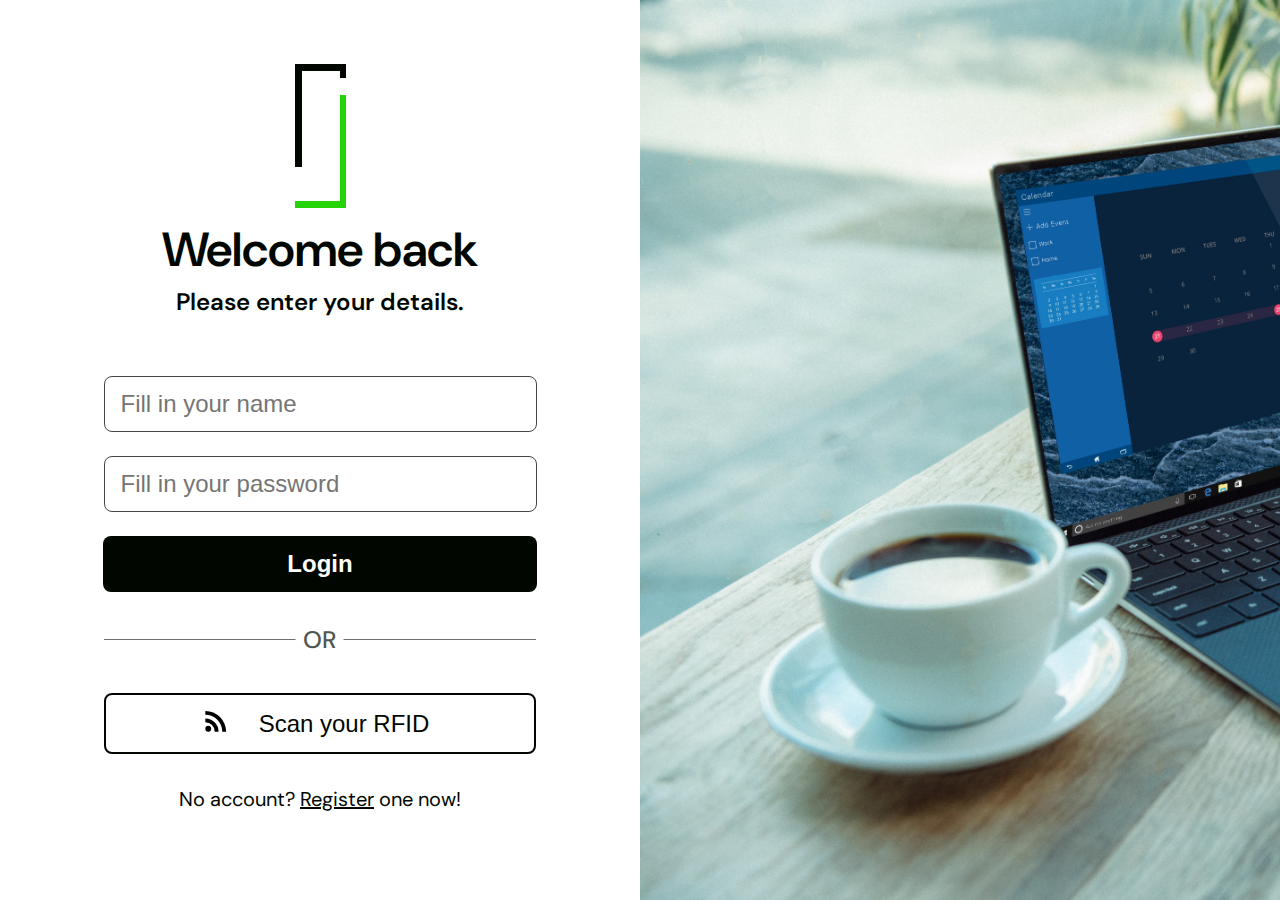
<file: front-end/index.html>
<!doctype html>
<html lang="en">

<head>
    <meta charset="utf-8">
    <meta http-equiv="x-ua-compatible" content="ie=edge">
    <title>YouGotMailBox</title>
    <meta name="description" content="YouGotMailbox">
    <meta name="viewport" content="width=device-width, initial-scale=1.0">
    <meta name="msapplication-TileColor" content="#e85e00">
    <meta name="theme-color" content="#e85e00">

    <link rel="preconnect" href="https://fonts.googleapis.com">
    <link rel="preconnect" href="https://fonts.gstatic.com" crossorigin>
    <link
        href="https://fonts.googleapis.com/css2?family=DM+Sans:wght@400;500;700&family=Playfair+Display:wght@700&display=swap"
        rel="stylesheet">

    <link rel="stylesheet" href="style/normalize.css">
    <link rel="stylesheet" href="style/screen.css">

    <script src="https://cdn.socket.io/4.0.1/socket.io.min.js"
        integrity="sha384-LzhRnpGmQP+lOvWruF/lgkcqD+WDVt9fU3H4BWmwP5u5LTmkUGafMcpZKNObVMLU"
        crossorigin="anonymous"></script>
    <script src="script/datahandler.js"></script>
    <script src="script/app.js"></script>
</head>
<body class="js-loginPage">
    <div class="o-layout o-layout--justify-center o-layout--align-center">
        <div class="o-layout__item o-layout--justify-center u-1-of-2-bp3">
            <div class="o-welcome">
                <svg class="u-mb-md" id="Logo" xmlns="http://www.w3.org/2000/svg" width="51" height="144" viewBox="0 0 51 144">
                    <rect id="Rectangle_6" data-name="Rectangle 6" width="51" height="7" fill="#010700" />
                    <rect id="Rectangle_7" data-name="Rectangle 7" width="6" height="113" transform="translate(45 31)" fill="#24d406" />
                    <rect id="Rectangle_8" data-name="Rectangle 8" width="51" height="7" transform="translate(0 137)" fill="#24d406" />
                    <rect id="Rectangle_9" data-name="Rectangle 9" width="7" height="103" fill="#010700" />
                    <rect id="Rectangle_10" data-name="Rectangle 10" width="6" height="14" transform="translate(45)" fill="#010700" />
                </svg>
                <h2 class="c-welcome-title u-mb-sm">Welcome back</h2>
                <h3 class="c-welcome-subtitle u-mb-hd">Please enter your details.</h3>
                <form class="c-welcome-form">
                    <input class="c-reg-input u-mb-24 js-userName" type="text" name="name" id="name" placeholder="Fill in your name">
                    <input class="c-reg-input u-mb-24 js-passWord" type="password" name="password" id="password" placeholder="Fill in your password">
                </form>
                <div class="c-registerbtn u-mb-lg">
                    <button class="c-btn--login js-login">Login</button>
                </div>
                <p class="u-clr-red u-hide js-error">Foutieve gebruikersnaam en/of wachtwoord</p>
                <div class="u-mb-lg">
                    <svg xmlns="http://www.w3.org/2000/svg" class="c-welcome__break" width="432" height="31" viewBox="0 0 432 31">
                        <line id="Line_4" data-name="Line 4" x2="432" transform="translate(0 15.5)" fill="none" stroke="#707070"
                            stroke-width="1" />
                        <rect id="Rectangle_12" data-name="Rectangle 12" width="48" height="24" transform="translate(191.5 6)"
                            fill="#fff" />
                        <text id="or" transform="translate(215.5 24)" fill="#515750" font-size="24" font-family="DMSans-Medium, DM Sans"
                            font-weight="500">
                            <tspan x="-16.752" y="0">OR</tspan>
                        </text>
                    </svg>
                </div>
                <div class="c-registerbtn u-mb-lg">
                    <button class="c-btn--nfclogin">
                        <div class="o-layout__rfidbutton">
                            <div class="o-layout__item">
                                <svg id="rss_feed_black_24dp" xmlns="http://www.w3.org/2000/svg" width="32" height="32"
                                    viewBox="0 0 32 32">
                                    <path id="Path_1" data-name="Path 1" d="M0,0H32V32H0Z" fill="none" />
                                    <circle id="Ellipse_1" data-name="Ellipse 1" cx="2.907" cy="2.907" r="2.907"
                                        transform="translate(5.333 20.853)" />
                                    <path id="Path_2" data-name="Path 2"
                                        d="M4,4.44V8.213A16.974,16.974,0,0,1,20.973,25.187h3.773A20.753,20.753,0,0,0,4,4.44Zm0,7.547V15.76a9.435,9.435,0,0,1,9.427,9.427H17.2A13.2,13.2,0,0,0,4,11.987Z"
                                        transform="translate(1.333 1.48)" />
                                </svg>
                            </div>
                            <div class="o-layout__item">
                                <p class="c-btn--nfclogin__text u-mb-clear">Scan your RFID</p>
                            </div>
                        </div>
                    </button>
                </div>
                <p>No account? <a href="register.html">Register</a> one now!</p>
            </div>
        </div>
        <div class="o-layout__item u-1-of-2-bp3">
            <img class="c-bigpic" src="img/xps-8pb7Hq539Zw-unsplash.jpg" alt="XPS (dell) side picture">
        </div>
    </div>
</body>
</file>
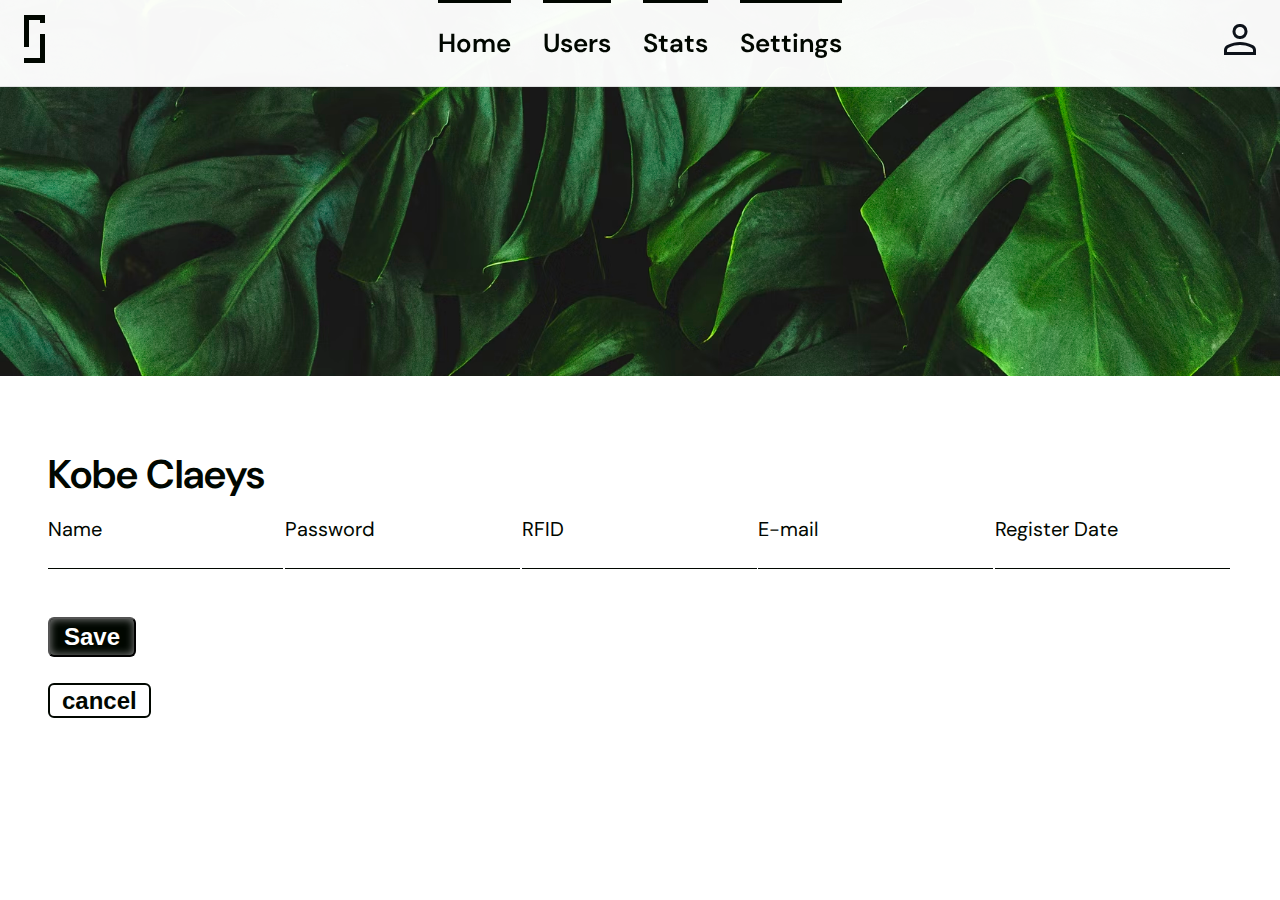
<file: front-end/edit.html>
<!doctype html>
<html lang="en">

<head>
    <meta charset="utf-8">
    <meta http-equiv="x-ua-compatible" content="ie=edge">
    <title>YouGotMailBox | Edit</title>
    <meta name="description" content="YouGotMailbox">
    <meta name="viewport" content="width=device-width, initial-scale=1.0">
    <meta name="msapplication-TileColor" content="#e85e00">
    <meta name="theme-color" content="#e85e00">

    <link rel="preconnect" href="https://fonts.googleapis.com">
    <link rel="preconnect" href="https://fonts.gstatic.com" crossorigin>
    <link
        href="https://fonts.googleapis.com/css2?family=DM+Sans:wght@400;500;700&family=Playfair+Display:wght@700&display=swap"
        rel="stylesheet">

    <link rel="stylesheet" href="style/normalize.css">
    <link rel="stylesheet" href="style/screen.css">

    <script src="https://cdn.socket.io/4.0.1/socket.io.min.js"
        integrity="sha384-LzhRnpGmQP+lOvWruF/lgkcqD+WDVt9fU3H4BWmwP5u5LTmkUGafMcpZKNObVMLU"
        crossorigin="anonymous"></script>
    <script src="script/datahandler.js"></script>
    <script src="script/app.js"></script>
</head>

<body class="js-editPage">
    <header class="o-row--header u-z-index-hgh">
        <div class="c-header">
            <div class="c-header__logo">
                <h1 class="u-mb-clear c-logo">
                    <svg class="c-logo__symbol" id="Logo_-_Small" data-name="Logo - Small"
                        xmlns="http://www.w3.org/2000/svg" width="21" height="48" viewBox="0 0 21 48">
                        <rect id="Rectangle_20" data-name="Rectangle 20" width="5" height="32" fill="#010700" />
                        <rect id="Rectangle_21" data-name="Rectangle 21" width="21" height="5" fill="#010700" />
                        <rect id="Rectangle_22" data-name="Rectangle 22" width="5" height="21"
                            transform="translate(21 43) rotate(90)" fill="#010700" />
                        <rect id="Rectangle_23" data-name="Rectangle 23" width="5" height="29"
                            transform="translate(21 48) rotate(180)" fill="#010700" />
                        <rect id="Rectangle_24" data-name="Rectangle 24" width="5" height="8" transform="translate(16)"
                            fill="#010700" />
                    </svg>
                </h1>
            </div>
            <div class="c-header__nav c-header__nav--main">
                <nav class="c-nav">
                    <ul class="o-list c-nav__list u-mb-clear">
                        <li class="c-nav__item"><a href="home.html" class="c-link">Home</a></li>
                        <li class="c-nav__item"><a href="users.html" class="c-link">Users</a></li>
                        <li class="c-nav__item"><a href="stats.html" class="c-link">Stats</a></li>
                        <li class="c-nav__item"><a href="settings.html" class="c-link">Settings</a></li>
                    </ul>
                </nav>
            </div>
            <div class="c-header__nav">
                <a class="u-mb-clear js-currentUser" href="user.html">
                    <svg xmlns="http://www.w3.org/2000/svg" width="32" height="31.05" viewBox="0 0 32 31.05">
                        <path id="person_FILL0_wght400_GRAD0_opsz48"
                            d="M24,23.95a7.193,7.193,0,0,1-7.5-7.5A7.193,7.193,0,0,1,24,8.95a7.193,7.193,0,0,1,7.5,7.5,7.193,7.193,0,0,1-7.5,7.5ZM8,40V35.3a5.5,5.5,0,0,1,.95-3.25A6.1,6.1,0,0,1,11.4,30a37.583,37.583,0,0,1,6.425-2.25A25.973,25.973,0,0,1,24,27a24.88,24.88,0,0,1,6.15.775A42.593,42.593,0,0,1,36.55,30a6.028,6.028,0,0,1,2.5,2.05A5.5,5.5,0,0,1,40,35.3V40Zm3-3H37V35.3a2.739,2.739,0,0,0-.475-1.525A3.011,3.011,0,0,0,35.35,32.7a26.551,26.551,0,0,0-5.85-2.125A25.869,25.869,0,0,0,24,30a26.573,26.573,0,0,0-5.55.575A25.4,25.4,0,0,0,12.6,32.7,3.008,3.008,0,0,0,11,35.3ZM24,20.95a4.361,4.361,0,0,0,4.5-4.5,4.361,4.361,0,0,0-4.5-4.5,4.361,4.361,0,0,0-4.5,4.5,4.361,4.361,0,0,0,4.5,4.5Zm0-4.5ZM24,37Z"
                            transform="translate(-8 -8.95)" fill="#0d121a" />
                    </svg>
                </a>
            </div>
            <div class="c-header__mobile-nav-trigger">
                <button class="o-button-reset c-nav-trigger js-toggle-nav">
                    <svg xmlns="http://www.w3.org/2000/svg" width="36" height="24" viewBox="0 0 36 24">
                        <path id="menu_FILL0_wght400_GRAD0_opsz48" d="M6,36V33H42v3ZM6,25.5v-3H42v3ZM6,15V12H42v3Z"
                            transform="translate(-6 -12)" />
                    </svg>
                </button>
            </div>
        </div>
    </header>
    <section>
        <img class="c-intro__image" src="img/photo-1551970634-747846a548cb.avif" alt="header picture">
        </span><h2 class="c-intro__text js-latestLetterCount"></h2>
    </section>
    <section class="o-row o-row--lg">
        <div class="o-container">
            <h2 class="u-mb-md js-name">Kobe Claeys</h2>
            <form class="o-layout">
                <div class="o-layout__item u-1-of-5-bp3 u-mb-xl">
                    <label for="name">Name</label>
                    <br>
                    <input class="c-input js-parName" type="text" name="name" id="name">
                </div>
                <div class="o-layout__item u-1-of-5-bp3 u-mb-xl">
                    <label class="u-pb-lg" for="password">Password</label>
                    <br>
                    <input class="c-input js-parPwrd" type="password" name="password" id="password">
                </div>
                <div class="o-layout__item u-1-of-5-bp3 u-mb-xl">
                    <label class="u-pb-lg" for="rfid">RFID</label>
                    <br>
                    <input class="c-input js-parRfid" type="text" name="rfid" id="rfid" readonly>
                </div>
                <div class="o-layout__item u-1-of-5-bp3 u-mb-xl">
                    <label class="u-pb-lg" for="email">E-mail</label>
                    <br>
                    <input class="c-input js-parEmail" type="text" name="email" id="email">
                </div>
                <div class="o-layout__item u-1-of-5-bp3 u-mb-xl">
                    <label class="u-pb-lg" for="regdate">Register Date</label>
                    <br>
                    <input class="c-input js-parRegDate" type="text" name="regdate" id="regdate" readonly>
                </div>
            </form>
            <button class="o-layout__item c-btn c-btn--selected js-updateuser">Save</button>
            <br>
            <br>
            <a href="users.html"><button class="o-layout__item c-btn c-btn--unselected">cancel</button></a>
        </div>
    </section>
    <aside class="c-mobile-nav">
        <div class="c-mobile-nav__bg"></div>
        <div class="c-mobile-nav__body">
            <div class="c-mobile-nav__header">
                <p class="c-logo">
                    <svg class="c-logo__symbol" id="Logo_-_Small" data-name="Logo - Small"
                        xmlns="http://www.w3.org/2000/svg" width="21" height="48" viewBox="0 0 21 48">
                        <rect id="Rectangle_20" data-name="Rectangle 20" width="5" height="32" fill="#010700" />
                        <rect id="Rectangle_21" data-name="Rectangle 21" width="21" height="5" fill="#010700" />
                        <rect id="Rectangle_22" data-name="Rectangle 22" width="5" height="21"
                            transform="translate(21 43) rotate(90)" fill="#010700" />
                        <rect id="Rectangle_23" data-name="Rectangle 23" width="5" height="29"
                            transform="translate(21 48) rotate(180)" fill="#010700" />
                        <rect id="Rectangle_24" data-name="Rectangle 24" width="5" height="8" transform="translate(16)"
                            fill="#010700" />
                    </svg>
                </p>
                <button class="o-button-reset c-nav-trigger js-toggle-nav">
                    <svg class="c-nav-trigger__svg" viewBox="0 0 24 24" xmlns="http://www.w3.org/2000/svg">
                        <path
                            d="M19 6.41L17.59 5 12 10.59 6.41 5 5 6.41 10.59 12 5 17.59 6.41 19 12 13.41 17.59 19 19 17.59 13.41 12z" />
                    </svg>
                </button>
            </div>
            <div class="c-mobile-nav__nav c-mobile-nav__nav--main">
                <nav class="c-nav">
                    <ul class="o-list c-nav__list">
                        <li class="c-nav__item u-mb-md"><a href="home.html" class="c-link c-link--active">Home</a></li>
                        <li class="c-nav__item u-mb-md"><a href="users.html" class="c-link">Users</a></li>
                        <li class="c-nav__item u-mb-md"><a href="stats.html" class="c-link">Stats</a></li>
                        <li class="c-nav__item u-mb-md"><a href="settings.html" class="c-link">Setting</a></li>
                        <li class="c-nav__item u-mb-md"><a href="user.html" class="c-link js-currentUser">Profile</a></li>
                    </ul>
                </nav>
            </div>
        </div>
    </aside>
</body>

</html>
</file>
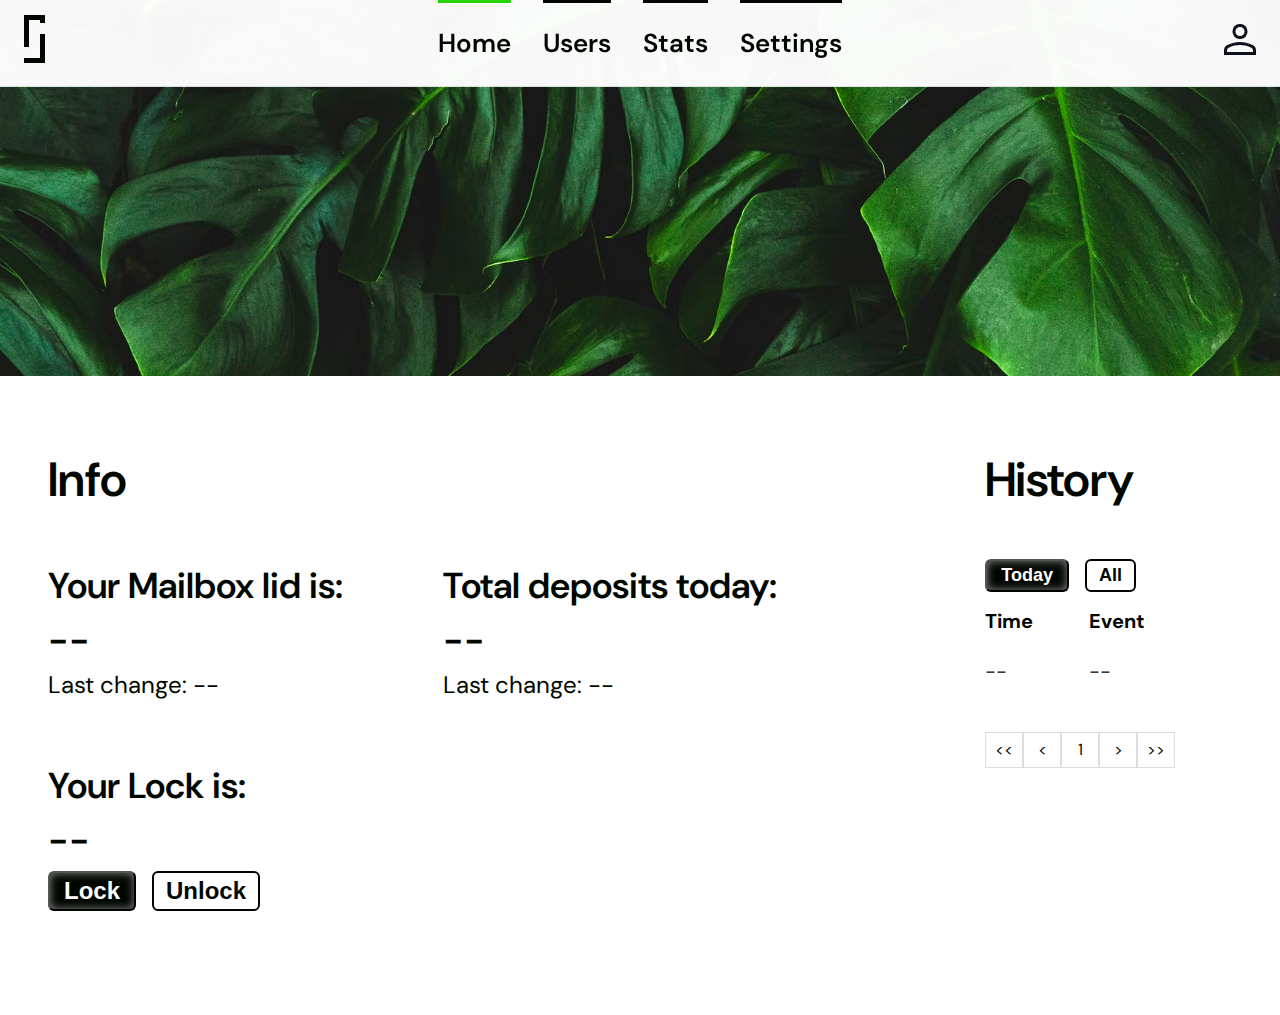
<file: front-end/home.html>
<!doctype html>
<html lang="en">

<head>
    <meta charset="utf-8">
    <meta http-equiv="x-ua-compatible" content="ie=edge">
    <title>YouGotMailBox | Home</title>
    <meta name="description" content="YouGotMailbox">
    <meta name="viewport" content="width=device-width, initial-scale=1.0">
    <meta name="msapplication-TileColor" content="#e85e00">
    <meta name="theme-color" content="#e85e00">

    <link rel="preconnect" href="https://fonts.googleapis.com">
    <link rel="preconnect" href="https://fonts.gstatic.com" crossorigin>
    <link
        href="https://fonts.googleapis.com/css2?family=DM+Sans:wght@400;500;700&family=Playfair+Display:wght@700&display=swap"
        rel="stylesheet">

    <link rel="stylesheet" href="style/normalize.css">
    <link rel="stylesheet" href="style/screen.css">

    <script src="https://cdn.socket.io/4.0.1/socket.io.min.js"
        integrity="sha384-LzhRnpGmQP+lOvWruF/lgkcqD+WDVt9fU3H4BWmwP5u5LTmkUGafMcpZKNObVMLU"
        crossorigin="anonymous"></script>
    <script src="script/datahandler.js"></script>
    <script src="script/app.js"></script>
</head>

<body class="js-indexPage">
    <header class="o-row--header u-z-index-hgh">
        <div class="c-header">
            <div class="c-header__logo">
                <h1 class="u-mb-clear c-logo">
                    <svg class="c-logo__symbol" id="Logo_-_Small" data-name="Logo - Small"
                        xmlns="http://www.w3.org/2000/svg" width="21" height="48" viewBox="0 0 21 48">
                        <rect id="Rectangle_20" data-name="Rectangle 20" width="5" height="32" fill="#010700" />
                        <rect id="Rectangle_21" data-name="Rectangle 21" width="21" height="5" fill="#010700" />
                        <rect id="Rectangle_22" data-name="Rectangle 22" width="5" height="21"
                            transform="translate(21 43) rotate(90)" fill="#010700" />
                        <rect id="Rectangle_23" data-name="Rectangle 23" width="5" height="29"
                            transform="translate(21 48) rotate(180)" fill="#010700" />
                        <rect id="Rectangle_24" data-name="Rectangle 24" width="5" height="8" transform="translate(16)"
                            fill="#010700" />
                    </svg>
                </h1>
            </div>
            <div class="c-header__nav c-header__nav--main">
                <nav class="c-nav">
                    <ul class="o-list c-nav__list u-mb-clear">
                        <li class="c-nav__item"><a href="home.html" class="c-link c-link--active">Home</a></li>
                        <li class="c-nav__item"><a href="users.html" class="c-link">Users</a></li>
                        <li class="c-nav__item"><a href="stats.html" class="c-link">Stats</a></li>
                        <li class="c-nav__item"><a href="settings.html" class="c-link">Settings</a></li>
                    </ul>
                </nav>
            </div>
            <div class="c-header__nav">
                <a class="u-mb-clear js-currentUser" href="user.html">
                    <svg xmlns="http://www.w3.org/2000/svg" width="32" height="31.05" viewBox="0 0 32 31.05">
                        <path id="person_FILL0_wght400_GRAD0_opsz48"
                            d="M24,23.95a7.193,7.193,0,0,1-7.5-7.5A7.193,7.193,0,0,1,24,8.95a7.193,7.193,0,0,1,7.5,7.5,7.193,7.193,0,0,1-7.5,7.5ZM8,40V35.3a5.5,5.5,0,0,1,.95-3.25A6.1,6.1,0,0,1,11.4,30a37.583,37.583,0,0,1,6.425-2.25A25.973,25.973,0,0,1,24,27a24.88,24.88,0,0,1,6.15.775A42.593,42.593,0,0,1,36.55,30a6.028,6.028,0,0,1,2.5,2.05A5.5,5.5,0,0,1,40,35.3V40Zm3-3H37V35.3a2.739,2.739,0,0,0-.475-1.525A3.011,3.011,0,0,0,35.35,32.7a26.551,26.551,0,0,0-5.85-2.125A25.869,25.869,0,0,0,24,30a26.573,26.573,0,0,0-5.55.575A25.4,25.4,0,0,0,12.6,32.7,3.008,3.008,0,0,0,11,35.3ZM24,20.95a4.361,4.361,0,0,0,4.5-4.5,4.361,4.361,0,0,0-4.5-4.5,4.361,4.361,0,0,0-4.5,4.5,4.361,4.361,0,0,0,4.5,4.5Zm0-4.5ZM24,37Z"
                            transform="translate(-8 -8.95)" fill="#0d121a" />
                    </svg>
                </a>
            </div>
            <div class="c-header__mobile-nav-trigger">
                <button class="o-button-reset c-nav-trigger js-toggle-nav">
                    <svg xmlns="http://www.w3.org/2000/svg" width="36" height="24" viewBox="0 0 36 24">
                        <path id="menu_FILL0_wght400_GRAD0_opsz48" d="M6,36V33H42v3ZM6,25.5v-3H42v3ZM6,15V12H42v3Z"
                            transform="translate(-6 -12)" />
                    </svg>
                </button>
            </div>
        </div>
    </header>
    <section>
        <img class="c-intro__image" src="img/photo-1551970634-747846a548cb.avif" alt="header picture">
        <h2 class="c-intro__text js-latestLetterCount"></h2>
    </section>
    <section class="o-row o-row--lg">
        <div class="o-container">
            <div class="o-layout-bp3 u-gap--lg">
                <div class="o-layout__item u-4-of-6-bp3">
                    <article class="o-section o-section--lg">
                        <h2 class="c-info">Info</h3>
                            <div class="o-layout-bp3">
                                <div class="o-layout__item u-1-of-2-bp3">
                                    <h3 class="c-info__sub u-mb-clear">Your Mailbox lid is:</h3>
                                    <h3 class="c-info__sub u-mb-clear js-lid">--</h3>
                                    <p class="c-info__small u-mb-xxl">Last change: <span class="js-lastLid">--</span></p>
                                    <h3 class="c-info__sub u-mb-clear">Your Lock is:</h3>
                                    <h3 class="c-info__sub u-mb-xs js-lockStatus">--</h3>
                                    <div class="o-layout u-gap--md u-mb-xxl">
                                        <button
                                            class="o-layout__item c-btn c-btn--selected u-2-of-5 u-1-of-6-bp3 js-boxclose">Lock</button>
                                        <button
                                            class="o-layout__item c-btn c-btn--unselected u-2-of-5 u-1-of-6-bp3 js-boxopen">Unlock</button>
                                    </div>
                                </div>
                                <div class="o-layout__item u-1-of-2-bp3">
                                    <h3 class="c-info__sub u-mb-clear">Total deposits today:</h3>
                                    <h3 class="c-info__sub u-mb-clear js-brievenaantal">--</h3>
                                    <p class="c-info__small">Last change: <span class="js-lastDeposit">--</span></p>
                                </div>
                            </div>
                    </article>
                </div>
                <div class="o-layout__item u-1-of-6-bp3">
                    <article class="o-section o-section--lg">
                        <h2 class="c-info u-mb-xs u-mb-xl-bp3">History</h2>
                        <div class="o-layout u-gap--md u-mb-md">
                            <button
                                class="o-layout__item c-btn--sml c-btn--selected u-2-of-5 u-1-of-6-bp3 js-historytoday">Today</button>
                            <button
                                class="o-layout__item c-btn--sml c-btn--unselected u-2-of-5 u-1-of-6-bp3 js-historyall">All</button>
                        </div>
                        <table class="c-table">
                            <thead>
                                <tr>
                                    <th>Time</th>
                                    <th>Event</th>
                                </tr>
                            </thead>
                            <tbody class="js-table">
                                <tr>
                                    <td>--</td>
                                    <td>--</td>
                                </tr>
                            </tbody>
                        </table>
                    </article>
                    <div>
                        <ul class="c-table__nav js-tableNav">
                            <li class="c-table__nav--item js-tableNavItem" data-pageid="home"><a class="c-table__nav--href">&#60&#60</a></li>
                            <li class="c-table__nav--item js-tableNavItem" data-pageid="back"><a class="c-table__nav--href">&#60</a></li>
                            <li class="c-table__nav--item"><a class="c-table__nav--href js-pageNumber">1</a></li>
                            <li class="c-table__nav--item js-tableNavItem" data-pageid="front"><a class="c-table__nav--href">&#62</a></li>
                            <li class="c-table__nav--item js-tableNavItem" data-pageid="end"><a class="c-table__nav--href">&#62&#62</a></li>
                        </ul>
                    </div>
                </div>
            </div>
        </div>
    </section>
    <aside class="c-mobile-nav">
        <div class="c-mobile-nav__bg"></div>
        <div class="c-mobile-nav__body">
            <div class="c-mobile-nav__header">
                <p class="c-logo">
                    <svg class="c-logo__symbol" id="Logo_-_Small" data-name="Logo - Small"
                        xmlns="http://www.w3.org/2000/svg" width="21" height="48" viewBox="0 0 21 48">
                        <rect id="Rectangle_20" data-name="Rectangle 20" width="5" height="32" fill="#010700" />
                        <rect id="Rectangle_21" data-name="Rectangle 21" width="21" height="5" fill="#010700" />
                        <rect id="Rectangle_22" data-name="Rectangle 22" width="5" height="21"
                            transform="translate(21 43) rotate(90)" fill="#010700" />
                        <rect id="Rectangle_23" data-name="Rectangle 23" width="5" height="29"
                            transform="translate(21 48) rotate(180)" fill="#010700" />
                        <rect id="Rectangle_24" data-name="Rectangle 24" width="5" height="8" transform="translate(16)"
                            fill="#010700" />
                    </svg>
                </p>
                <button class="o-button-reset c-nav-trigger js-toggle-nav">
                    <svg class="c-nav-trigger__svg" viewBox="0 0 24 24" xmlns="http://www.w3.org/2000/svg">
                        <path
                            d="M19 6.41L17.59 5 12 10.59 6.41 5 5 6.41 10.59 12 5 17.59 6.41 19 12 13.41 17.59 19 19 17.59 13.41 12z" />
                    </svg>
                </button>
            </div>
            <div class="c-mobile-nav__nav c-mobile-nav__nav--main">
                <nav class="c-nav">
                    <ul class="o-list c-nav__list">
                        <li class="c-nav__item u-mb-md"><a href="home.html" class="c-link c-link--active">Home</a></li>
                        <li class="c-nav__item u-mb-md"><a href="users.html" class="c-link">Users</a></li>
                        <li class="c-nav__item u-mb-md"><a href="stats.html" class="c-link">Stats</a></li>
                        <li class="c-nav__item u-mb-md"><a href="settings.html" class="c-link">Setting</a></li>
                        <li class="c-nav__item u-mb-md"><a href="user.html" class="c-link js-currentUser">Profile</a></li>
                    </ul>
                </nav>
            </div>
        </div>
    </aside>
</body>

</html>
</file>
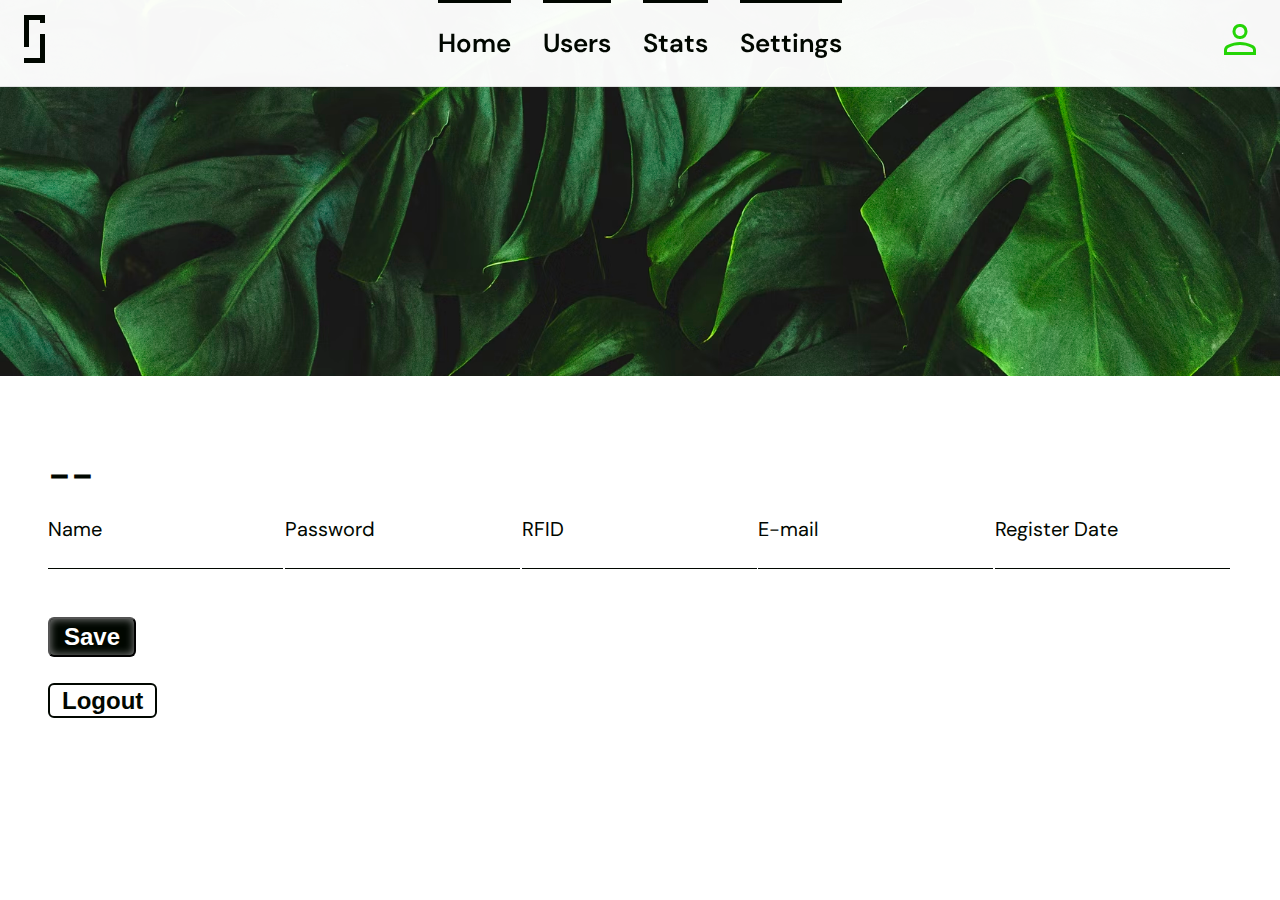
<file: front-end/profile.html>
<!doctype html>
<html lang="en">

<head>
    <meta charset="utf-8">
    <meta http-equiv="x-ua-compatible" content="ie=edge">
    <title>YouGotMailBox | Profile</title>
    <meta name="description" content="YouGotMailbox">
    <meta name="viewport" content="width=device-width, initial-scale=1.0">
    <meta name="msapplication-TileColor" content="#e85e00">
    <meta name="theme-color" content="#e85e00">

    <link rel="preconnect" href="https://fonts.googleapis.com">
    <link rel="preconnect" href="https://fonts.gstatic.com" crossorigin>
    <link
        href="https://fonts.googleapis.com/css2?family=DM+Sans:wght@400;500;700&family=Playfair+Display:wght@700&display=swap"
        rel="stylesheet">

    <link rel="stylesheet" href="style/normalize.css">
    <link rel="stylesheet" href="style/screen.css">

    <script src="https://cdn.socket.io/4.0.1/socket.io.min.js"
        integrity="sha384-LzhRnpGmQP+lOvWruF/lgkcqD+WDVt9fU3H4BWmwP5u5LTmkUGafMcpZKNObVMLU"
        crossorigin="anonymous"></script>
    <script src="script/datahandler.js"></script>
    <script src="script/app.js"></script>
</head>

<body class="js-profilePage">
    <header class="o-row--header u-z-index-hgh">
        <div class="c-header">
            <div class="c-header__logo">
                <h1 class="u-mb-clear c-logo">
                    <svg class="c-logo__symbol" id="Logo_-_Small" data-name="Logo - Small"
                        xmlns="http://www.w3.org/2000/svg" width="21" height="48" viewBox="0 0 21 48">
                        <rect id="Rectangle_20" data-name="Rectangle 20" width="5" height="32" fill="#010700" />
                        <rect id="Rectangle_21" data-name="Rectangle 21" width="21" height="5" fill="#010700" />
                        <rect id="Rectangle_22" data-name="Rectangle 22" width="5" height="21"
                            transform="translate(21 43) rotate(90)" fill="#010700" />
                        <rect id="Rectangle_23" data-name="Rectangle 23" width="5" height="29"
                            transform="translate(21 48) rotate(180)" fill="#010700" />
                        <rect id="Rectangle_24" data-name="Rectangle 24" width="5" height="8" transform="translate(16)"
                            fill="#010700" />
                    </svg>
                </h1>
            </div>
            <div class="c-header__nav c-header__nav--main">
                <nav class="c-nav">
                    <ul class="o-list c-nav__list u-mb-clear">
                        <li class="c-nav__item"><a href="home.html" class="c-link">Home</a></li>
                        <li class="c-nav__item"><a href="users.html" class="c-link">Users</a></li>
                        <li class="c-nav__item"><a href="stats.html" class="c-link">Stats</a></li>
                        <li class="c-nav__item"><a href="settings.html" class="c-link">Settings</a></li>
                    </ul>
                </nav>
            </div>
            <div class="c-header__nav">
                <a class="u-mb-clear js-currentUser" href="user.html">
                    <svg xmlns="http://www.w3.org/2000/svg" width="32" height="31.05" viewBox="0 0 32 31.05">
                        <path id="person_FILL0_wght400_GRAD0_opsz48"
                            d="M24,23.95a7.193,7.193,0,0,1-7.5-7.5A7.193,7.193,0,0,1,24,8.95a7.193,7.193,0,0,1,7.5,7.5,7.193,7.193,0,0,1-7.5,7.5ZM8,40V35.3a5.5,5.5,0,0,1,.95-3.25A6.1,6.1,0,0,1,11.4,30a37.583,37.583,0,0,1,6.425-2.25A25.973,25.973,0,0,1,24,27a24.88,24.88,0,0,1,6.15.775A42.593,42.593,0,0,1,36.55,30a6.028,6.028,0,0,1,2.5,2.05A5.5,5.5,0,0,1,40,35.3V40Zm3-3H37V35.3a2.739,2.739,0,0,0-.475-1.525A3.011,3.011,0,0,0,35.35,32.7a26.551,26.551,0,0,0-5.85-2.125A25.869,25.869,0,0,0,24,30a26.573,26.573,0,0,0-5.55.575A25.4,25.4,0,0,0,12.6,32.7,3.008,3.008,0,0,0,11,35.3ZM24,20.95a4.361,4.361,0,0,0,4.5-4.5,4.361,4.361,0,0,0-4.5-4.5,4.361,4.361,0,0,0-4.5,4.5,4.361,4.361,0,0,0,4.5,4.5Zm0-4.5ZM24,37Z"
                            transform="translate(-8 -8.95)" fill="#24d406" />
                    </svg>
                </a>
            </div>
            <div class="c-header__mobile-nav-trigger">
                <button class="o-button-reset c-nav-trigger js-toggle-nav">
                    <svg xmlns="http://www.w3.org/2000/svg" width="36" height="24" viewBox="0 0 36 24">
                        <path id="menu_FILL0_wght400_GRAD0_opsz48" d="M6,36V33H42v3ZM6,25.5v-3H42v3ZM6,15V12H42v3Z"
                            transform="translate(-6 -12)" />
                    </svg>
                </button>
            </div>
        </div>
    </header>
    <section>
        <img class="c-intro__image" src="img/photo-1551970634-747846a548cb.avif" alt="header picture">
        </span><h2 class="c-intro__text js-latestLetterCount"></h2>
    </section>
    <section class="o-row o-row--lg">
        <div class="o-container">
            <h2 class="u-mb-md js-name">--</h2>
            <form class="o-layout">
                <div class="o-layout__item u-1-of-5-bp3 u-mb-xl">
                    <label for="name">Name</label>
                    <br>
                    <input class="c-input js-parName" type="text" name="name" id="name">
                </div>
                <div class="o-layout__item u-1-of-5-bp3 u-mb-xl">
                    <label class="u-pb-lg" for="password">Password</label>
                    <br>
                    <input class="c-input js-parPwrd" type="password" name="password" id="password">
                </div>
                <div class="o-layout__item u-1-of-5-bp3 u-mb-xl">
                    <label class="u-pb-lg" for="rfid">RFID</label>
                    <br>
                    <input class="c-input js-parRfid" type="text" name="rfid" id="rfid" readonly>
                </div>
                <div class="o-layout__item u-1-of-5-bp3 u-mb-xl">
                    <label class="u-pb-lg" for="email">E-mail</label>
                    <br>
                    <input class="c-input js-parEmail" type="text" name="email" id="email">
                </div>
                <div class="o-layout__item u-1-of-5-bp3 u-mb-xl">
                    <label class="u-pb-lg" for="regdate">Register Date</label>
                    <br>
                    <input class="c-input js-parRegDate" type="text" name="regdate" id="regdate" readonly>
                </div>
            </form>
            <button class="o-layout__item c-btn c-btn--selected js-updateuser">Save</button>
            <br>
            <br>
            <button class="o-layout__item c-btn c-btn--unselected js-logout">Logout</button>
        </div>
    </section>
    <aside class="c-mobile-nav">
        <div class="c-mobile-nav__bg"></div>
        <div class="c-mobile-nav__body">
            <div class="c-mobile-nav__header">
                <p class="c-logo">
                    <svg class="c-logo__symbol" id="Logo_-_Small" data-name="Logo - Small"
                        xmlns="http://www.w3.org/2000/svg" width="21" height="48" viewBox="0 0 21 48">
                        <rect id="Rectangle_20" data-name="Rectangle 20" width="5" height="32" fill="#010700" />
                        <rect id="Rectangle_21" data-name="Rectangle 21" width="21" height="5" fill="#010700" />
                        <rect id="Rectangle_22" data-name="Rectangle 22" width="5" height="21"
                            transform="translate(21 43) rotate(90)" fill="#010700" />
                        <rect id="Rectangle_23" data-name="Rectangle 23" width="5" height="29"
                            transform="translate(21 48) rotate(180)" fill="#010700" />
                        <rect id="Rectangle_24" data-name="Rectangle 24" width="5" height="8" transform="translate(16)"
                            fill="#010700" />
                    </svg>
                </p>
                <button class="o-button-reset c-nav-trigger js-toggle-nav">
                    <svg class="c-nav-trigger__svg" viewBox="0 0 24 24" xmlns="http://www.w3.org/2000/svg">
                        <path
                            d="M19 6.41L17.59 5 12 10.59 6.41 5 5 6.41 10.59 12 5 17.59 6.41 19 12 13.41 17.59 19 19 17.59 13.41 12z" />
                    </svg>
                </button>
            </div>
            <div class="c-mobile-nav__nav c-mobile-nav__nav--main">
                <nav class="c-nav">
                    <ul class="o-list c-nav__list">
                        <li class="c-nav__item u-mb-md"><a href="home.html" class="c-link c-link--active">Home</a></li>
                        <li class="c-nav__item u-mb-md"><a href="users.html" class="c-link">Users</a></li>
                        <li class="c-nav__item u-mb-md"><a href="stats.html" class="c-link">Stats</a></li>
                        <li class="c-nav__item u-mb-md"><a href="settings.html" class="c-link">Setting</a></li>
                        <li class="c-nav__item u-mb-md"><a href="user.html" class="c-link js-currentUser">Profile</a></li>
                    </ul>
                </nav>
            </div>
        </div>
    </aside>
</body>

</html>
</file>
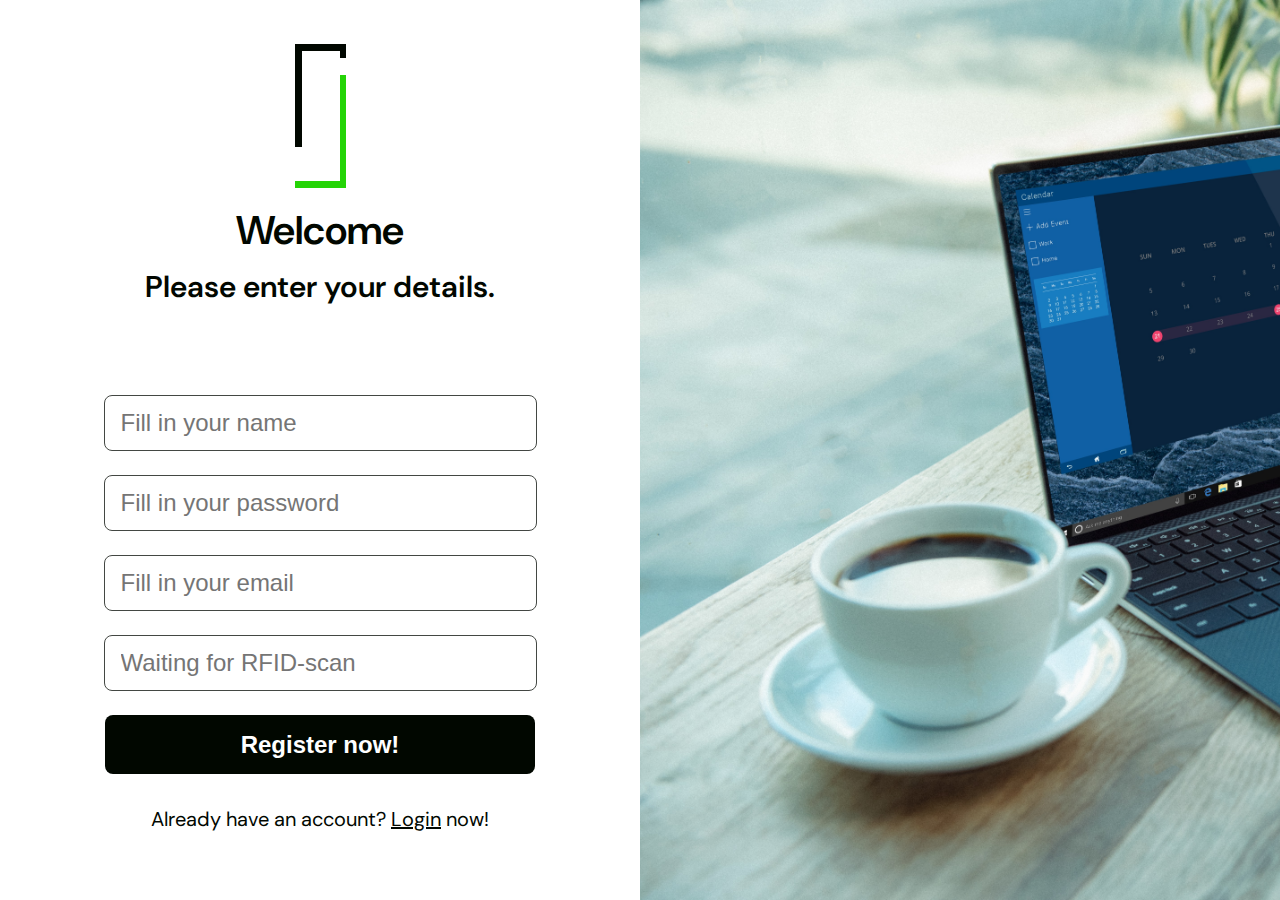
<file: front-end/register.html>
<!doctype html>
<html lang="en">

<head>
    <meta charset="utf-8">
    <meta http-equiv="x-ua-compatible" content="ie=edge">
    <title>YouGotMailBox | Register</title>
    <meta name="description" content="YouGotMailbox">
    <meta name="viewport" content="width=device-width, initial-scale=1.0">
    <meta name="msapplication-TileColor" content="#e85e00">
    <meta name="theme-color" content="#e85e00">

    <link rel="preconnect" href="https://fonts.googleapis.com">
    <link rel="preconnect" href="https://fonts.gstatic.com" crossorigin>
    <link
        href="https://fonts.googleapis.com/css2?family=DM+Sans:wght@400;500;700&family=Playfair+Display:wght@700&display=swap"
        rel="stylesheet">

    <link rel="stylesheet" href="style/normalize.css">
    <link rel="stylesheet" href="style/screen.css">

    <script src="https://cdn.socket.io/4.0.1/socket.io.min.js"
        integrity="sha384-LzhRnpGmQP+lOvWruF/lgkcqD+WDVt9fU3H4BWmwP5u5LTmkUGafMcpZKNObVMLU"
        crossorigin="anonymous"></script>
    <script src="script/datahandler.js"></script>
    <script src="script/app.js"></script>
</head>

<body class="js-addPage">
    <div class="o-layout o-layout--justify-center o-layout--align-center">
        <div class="o-layout__item o-layout--justify-center u-1-of-2-bp3">
            <div class="o-welcome">
                <svg class="u-mb-md" id="Logo" xmlns="http://www.w3.org/2000/svg" width="51" height="144"
                    viewBox="0 0 51 144">
                    <rect id="Rectangle_6" data-name="Rectangle 6" width="51" height="7" fill="#010700" />
                    <rect id="Rectangle_7" data-name="Rectangle 7" width="6" height="113" transform="translate(45 31)"
                        fill="#24d406" />
                    <rect id="Rectangle_8" data-name="Rectangle 8" width="51" height="7" transform="translate(0 137)"
                        fill="#24d406" />
                    <rect id="Rectangle_9" data-name="Rectangle 9" width="7" height="103" fill="#010700" />
                    <rect id="Rectangle_10" data-name="Rectangle 10" width="6" height="14" transform="translate(45)"
                        fill="#010700" />
                </svg>
                <h2 class="u-mb-sm">Welcome</h2>
                <h3 class="u-mb-xxxl">Please enter your details.</h3>
                <form class="c-welcome-form">
                    <input class="c-reg-input u-mb-24 js-parName" type="text" name="name"
                        placeholder="Fill in your name" required />
                    <input class="c-reg-input u-mb-24 js-parPwrd" type="password" name="password"
                        placeholder="Fill in your password" required />
                    <input class="c-reg-input u-mb-24 js-parEmail" type="email" name="email" placeholder="Fill in your email"/>
                    <input class="c-reg-input u-mb-24 js-parRfid" type="text" name="rfid-tag"
                        placeholder="Waiting for RFID-scan" readonly />
                    <div class="c-registerbtn u-mb-lg">
                        <button class="c-btn--lg js-adduser">Register now!</button>
                    </div>
                </form>
                <p>Already have an account? <a href="index.html">Login</a> now!</p>
            </div>
        </div>
        <div class="o-layout__item u-1-of-2-bp3">
            <img class="c-bigpic" src="img/xps-8pb7Hq539Zw-unsplash.jpg" alt="XPS (dell) side picture">
        </div>
    </div>
</body>
</file>
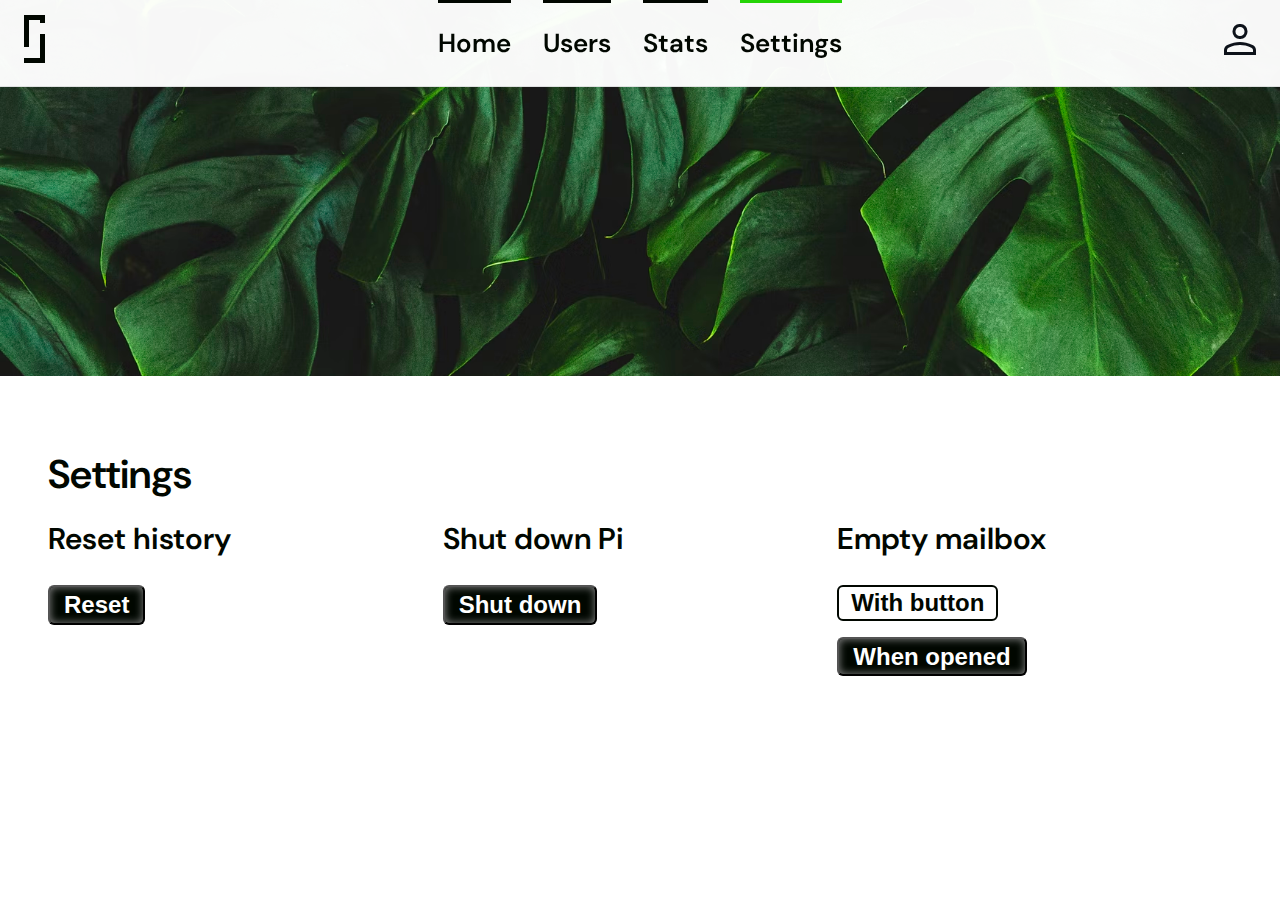
<file: front-end/settings.html>
<!doctype html>
<html lang="en">

<head>
    <meta charset="utf-8">
    <meta http-equiv="x-ua-compatible" content="ie=edge">
    <title>YouGotMailBox | Settings</title>
    <meta name="description" content="YouGotMailbox">
    <meta name="viewport" content="width=device-width, initial-scale=1.0">
    <meta name="msapplication-TileColor" content="#e85e00">
    <meta name="theme-color" content="#e85e00">

    <link rel="preconnect" href="https://fonts.googleapis.com">
    <link rel="preconnect" href="https://fonts.gstatic.com" crossorigin>
    <link
        href="https://fonts.googleapis.com/css2?family=DM+Sans:wght@400;500;700&family=Playfair+Display:wght@700&display=swap"
        rel="stylesheet">

    <link rel="stylesheet" href="style/normalize.css">
    <link rel="stylesheet" href="style/screen.css">

    <script src="https://cdn.socket.io/4.0.1/socket.io.min.js"
        integrity="sha384-LzhRnpGmQP+lOvWruF/lgkcqD+WDVt9fU3H4BWmwP5u5LTmkUGafMcpZKNObVMLU"
        crossorigin="anonymous"></script>
    <script src="script/datahandler.js"></script>
    <script src="script/app.js"></script>
</head>

<body class="js-settingsPage">
    <header class="o-row--header u-z-index-hgh">
        <div class="c-header">
            <div class="c-header__logo">
                <h1 class="u-mb-clear c-logo">
                    <svg class="c-logo__symbol" id="Logo_-_Small" data-name="Logo - Small" xmlns="http://www.w3.org/2000/svg" width="21" height="48"
                        viewBox="0 0 21 48">
                        <rect id="Rectangle_20" data-name="Rectangle 20" width="5" height="32" fill="#010700" />
                        <rect id="Rectangle_21" data-name="Rectangle 21" width="21" height="5" fill="#010700" />
                        <rect id="Rectangle_22" data-name="Rectangle 22" width="5" height="21" transform="translate(21 43) rotate(90)"
                            fill="#010700" />
                        <rect id="Rectangle_23" data-name="Rectangle 23" width="5" height="29" transform="translate(21 48) rotate(180)"
                            fill="#010700" />
                        <rect id="Rectangle_24" data-name="Rectangle 24" width="5" height="8" transform="translate(16)" fill="#010700" />
                    </svg>
                </h1>
            </div>
            <div class="c-header__nav c-header__nav--main">
                <nav class="c-nav">
                    <ul class="o-list c-nav__list u-mb-clear">
                        <li class="c-nav__item"><a href="home.html" class="c-link">Home</a></li>
                        <li class="c-nav__item"><a href="users.html" class="c-link">Users</a></li>
                        <li class="c-nav__item"><a href="stats.html" class="c-link">Stats</a></li>
                        <li class="c-nav__item"><a href="settings.html" class="c-link c-link--active">Settings</a></li>
                    </ul>
                </nav>
            </div>
            <div class="c-header__nav">
                <a class="u-mb-clear js-currentUser" href="user.html">
                    <svg xmlns="http://www.w3.org/2000/svg" width="32" height="31.05" viewBox="0 0 32 31.05">
                        <path id="person_FILL0_wght400_GRAD0_opsz48"
                            d="M24,23.95a7.193,7.193,0,0,1-7.5-7.5A7.193,7.193,0,0,1,24,8.95a7.193,7.193,0,0,1,7.5,7.5,7.193,7.193,0,0,1-7.5,7.5ZM8,40V35.3a5.5,5.5,0,0,1,.95-3.25A6.1,6.1,0,0,1,11.4,30a37.583,37.583,0,0,1,6.425-2.25A25.973,25.973,0,0,1,24,27a24.88,24.88,0,0,1,6.15.775A42.593,42.593,0,0,1,36.55,30a6.028,6.028,0,0,1,2.5,2.05A5.5,5.5,0,0,1,40,35.3V40Zm3-3H37V35.3a2.739,2.739,0,0,0-.475-1.525A3.011,3.011,0,0,0,35.35,32.7a26.551,26.551,0,0,0-5.85-2.125A25.869,25.869,0,0,0,24,30a26.573,26.573,0,0,0-5.55.575A25.4,25.4,0,0,0,12.6,32.7,3.008,3.008,0,0,0,11,35.3ZM24,20.95a4.361,4.361,0,0,0,4.5-4.5,4.361,4.361,0,0,0-4.5-4.5,4.361,4.361,0,0,0-4.5,4.5,4.361,4.361,0,0,0,4.5,4.5Zm0-4.5ZM24,37Z"
                            transform="translate(-8 -8.95)" fill="#0d121a" />
                    </svg>
                </a>
            </div>
            <div class="c-header__mobile-nav-trigger">
                <button class="o-button-reset c-nav-trigger js-toggle-nav">
                    <svg xmlns="http://www.w3.org/2000/svg" width="36" height="24" viewBox="0 0 36 24">
                        <path id="menu_FILL0_wght400_GRAD0_opsz48" d="M6,36V33H42v3ZM6,25.5v-3H42v3ZM6,15V12H42v3Z"
                            transform="translate(-6 -12)" />
                    </svg>
                </button>
            </div>
        </div>
    </header>
    <section>
        <img class="c-intro__image" src="img/photo-1551970634-747846a548cb.avif" alt="header picture">
        <h2 class="c-intro__text js-latestLetterCount"></h2>
    </section>
    <section class="o-row o-row--lg">
        <div class="o-container">
            <h2 class="u-mb-md">Settings</h2>
            <div class="o-layout">
                <div class="o-layout--item u-1-of-3-bp3">
                    <h3>Reset history</h3>
                    <button class="o-layout__item c-btn c-btn--selected u-2-of-5 u-1-of-6-bp3 js-reset u-mb-md">Reset</button>
                    <h3 class="u-clr-main js-truncateResult"></h3>
                </div>
                <div class="o-layout--item u-1-of-3-bp3">
                    <h3>Shut down Pi</h3>
                    <button class="o-layout__item c-btn c-btn--selected u-2-of-5 u-1-of-6-bp3 js-shutdown u-mb-md">Shut down</button>
                </div>
                <div class="o-layout--item u-1-of-3-bp3">
                    <h3>Empty mailbox</h3>
                    <button class="o-layout__item c-btn c-btn--unselected u-2-of-5 u-1-of-6-bp3 js-emptywbutton u-mb-md">With button</button>
                    <br>
                    <button class="o-layout__item c-btn c-btn--selected u-2-of-5 u-1-of-6-bp3 js-emptyauto u-mb-md u-no-clicking">When opened</button>
                    <h3 class="u-clr-main js-truncateResult"></h3>
                </div>
            </div>
        </div>
    </section>
    <aside class="c-mobile-nav">
        <div class="c-mobile-nav__bg"></div>
        <div class="c-mobile-nav__body">
            <div class="c-mobile-nav__header">
                <p class="c-logo">
                    <svg class="c-logo__symbol" id="Logo_-_Small" data-name="Logo - Small"
                        xmlns="http://www.w3.org/2000/svg" width="21" height="48" viewBox="0 0 21 48">
                        <rect id="Rectangle_20" data-name="Rectangle 20" width="5" height="32" fill="#010700" />
                        <rect id="Rectangle_21" data-name="Rectangle 21" width="21" height="5" fill="#010700" />
                        <rect id="Rectangle_22" data-name="Rectangle 22" width="5" height="21"
                            transform="translate(21 43) rotate(90)" fill="#010700" />
                        <rect id="Rectangle_23" data-name="Rectangle 23" width="5" height="29"
                            transform="translate(21 48) rotate(180)" fill="#010700" />
                        <rect id="Rectangle_24" data-name="Rectangle 24" width="5" height="8" transform="translate(16)"
                            fill="#010700" />
                    </svg>
                </p>
                <button class="o-button-reset c-nav-trigger js-toggle-nav">
                    <svg class="c-nav-trigger__svg" viewBox="0 0 24 24" xmlns="http://www.w3.org/2000/svg">
                        <path
                            d="M19 6.41L17.59 5 12 10.59 6.41 5 5 6.41 10.59 12 5 17.59 6.41 19 12 13.41 17.59 19 19 17.59 13.41 12z" />
                    </svg>
                </button>
            </div>
            <div class="c-mobile-nav__nav c-mobile-nav__nav--main">
                <nav class="c-nav">
                    <ul class="o-list c-nav__list">
                        <li class="c-nav__item u-mb-md"><a href="home.html" class="c-link c-link--active">Home</a></li>
                        <li class="c-nav__item u-mb-md"><a href="users.html" class="c-link">Users</a></li>
                        <li class="c-nav__item u-mb-md"><a href="stats.html" class="c-link">Stats</a></li>
                        <li class="c-nav__item u-mb-md"><a href="settings.html" class="c-link">Setting</a></li>
                        <li class="c-nav__item u-mb-md"><a href="user.html" class="c-link js-currentUser">Profile</a></li>
                    </ul>
                </nav>
            </div>
        </div>
    </aside>
</body>

</html>
</file>
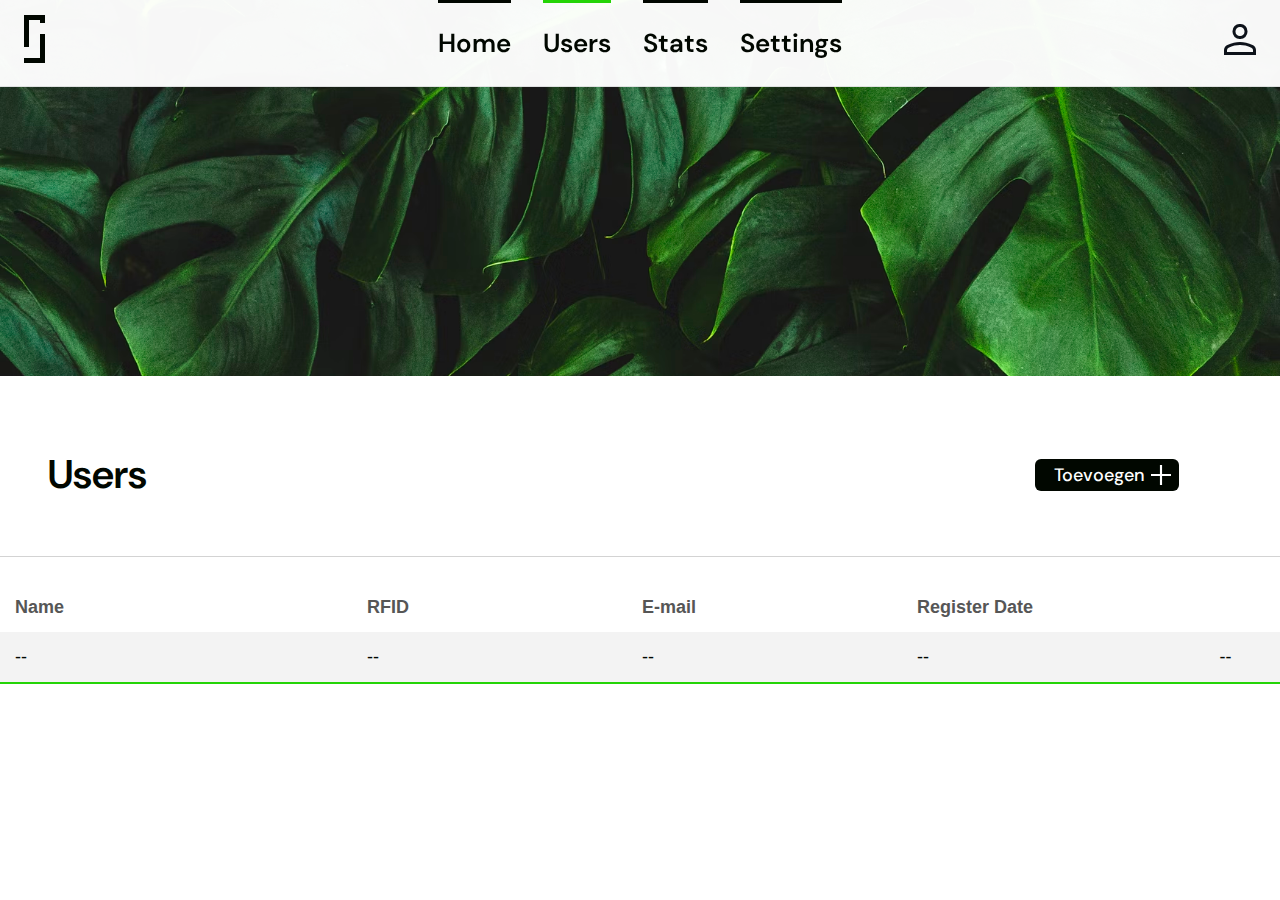
<file: front-end/users.html>
<!doctype html>
<html lang="en">

<head>
    <meta charset="utf-8">
    <meta http-equiv="x-ua-compatible" content="ie=edge">
    <title>YouGotMailBox | Users</title>
    <meta name="description" content="YouGotMailbox">
    <meta name="viewport" content="width=device-width, initial-scale=1.0">
    <meta name="msapplication-TileColor" content="#e85e00">
    <meta name="theme-color" content="#e85e00">

    <link rel="preconnect" href="https://fonts.googleapis.com">
    <link rel="preconnect" href="https://fonts.gstatic.com" crossorigin>
    <link
        href="https://fonts.googleapis.com/css2?family=DM+Sans:wght@400;500;700&family=Playfair+Display:wght@700&display=swap"
        rel="stylesheet">

    <link rel="stylesheet" href="style/normalize.css">
    <link rel="stylesheet" href="style/screen.css">

    <script src="https://cdn.socket.io/4.0.1/socket.io.min.js"
        integrity="sha384-LzhRnpGmQP+lOvWruF/lgkcqD+WDVt9fU3H4BWmwP5u5LTmkUGafMcpZKNObVMLU"
        crossorigin="anonymous"></script>
    <script src="script/datahandler.js"></script>
    <script src="script/app.js"></script>
</head>

<body class="js-userPage">
    <header class="o-row--header u-z-index-hgh">
        <div class="c-header">
            <div class="c-header__logo">
                <h1 class="u-mb-clear c-logo">
                    <svg class="c-logo__symbol" id="Logo_-_Small" data-name="Logo - Small"
                        xmlns="http://www.w3.org/2000/svg" width="21" height="48" viewBox="0 0 21 48">
                        <rect id="Rectangle_20" data-name="Rectangle 20" width="5" height="32" fill="#010700" />
                        <rect id="Rectangle_21" data-name="Rectangle 21" width="21" height="5" fill="#010700" />
                        <rect id="Rectangle_22" data-name="Rectangle 22" width="5" height="21"
                            transform="translate(21 43) rotate(90)" fill="#010700" />
                        <rect id="Rectangle_23" data-name="Rectangle 23" width="5" height="29"
                            transform="translate(21 48) rotate(180)" fill="#010700" />
                        <rect id="Rectangle_24" data-name="Rectangle 24" width="5" height="8" transform="translate(16)"
                            fill="#010700" />
                    </svg>
                </h1>
            </div>
            <div class="c-header__nav c-header__nav--main">
                <nav class="c-nav">
                    <ul class="o-list c-nav__list u-mb-clear">
                        <li class="c-nav__item"><a href="home.html" class="c-link">Home</a></li>
                        <li class="c-nav__item"><a href="users.html" class="c-link c-link--active">Users</a></li>
                        <li class="c-nav__item"><a href="stats.html" class="c-link">Stats</a></li>
                        <li class="c-nav__item"><a href="settings.html" class="c-link">Settings</a></li>
                    </ul>
                </nav>
            </div>
            <div class="c-header__nav">
                <a class="u-mb-clear js-currentUser" href="user.html">
                    <svg xmlns="http://www.w3.org/2000/svg" width="32" height="31.05" viewBox="0 0 32 31.05">
                        <path id="person_FILL0_wght400_GRAD0_opsz48"
                            d="M24,23.95a7.193,7.193,0,0,1-7.5-7.5A7.193,7.193,0,0,1,24,8.95a7.193,7.193,0,0,1,7.5,7.5,7.193,7.193,0,0,1-7.5,7.5ZM8,40V35.3a5.5,5.5,0,0,1,.95-3.25A6.1,6.1,0,0,1,11.4,30a37.583,37.583,0,0,1,6.425-2.25A25.973,25.973,0,0,1,24,27a24.88,24.88,0,0,1,6.15.775A42.593,42.593,0,0,1,36.55,30a6.028,6.028,0,0,1,2.5,2.05A5.5,5.5,0,0,1,40,35.3V40Zm3-3H37V35.3a2.739,2.739,0,0,0-.475-1.525A3.011,3.011,0,0,0,35.35,32.7a26.551,26.551,0,0,0-5.85-2.125A25.869,25.869,0,0,0,24,30a26.573,26.573,0,0,0-5.55.575A25.4,25.4,0,0,0,12.6,32.7,3.008,3.008,0,0,0,11,35.3ZM24,20.95a4.361,4.361,0,0,0,4.5-4.5,4.361,4.361,0,0,0-4.5-4.5,4.361,4.361,0,0,0-4.5,4.5,4.361,4.361,0,0,0,4.5,4.5Zm0-4.5ZM24,37Z"
                            transform="translate(-8 -8.95)" fill="#0d121a" />
                    </svg>
                </a>
            </div>
            <div class="c-header__mobile-nav-trigger">
                <button class="o-button-reset c-nav-trigger js-toggle-nav">
                    <svg xmlns="http://www.w3.org/2000/svg" width="36" height="24" viewBox="0 0 36 24">
                        <path id="menu_FILL0_wght400_GRAD0_opsz48" d="M6,36V33H42v3ZM6,25.5v-3H42v3ZM6,15V12H42v3Z"
                            transform="translate(-6 -12)" />
                    </svg>
                </button>
            </div>
        </div>
    </header>
    <section>
        <img class="c-intro__image" src="img/photo-1551970634-747846a548cb.avif" alt="header picture">
        <h2 class="c-intro__text js-latestLetterCount"></h2>
    </section>
    <section class="o-row o-row--lg">
        <div class="o-container">
            <div class="o-layout o-layout--justify-space-between o-layout--align-center">
                <div class="o-layout__item u-1-of-6 u-1-of-6-bp3">
                    <h2 class="c-users__title u-mb-sm">Users</h2>
                </div>
                <div class="o-layout__item u-1-of-6">
                    <a href="register.html">
                        <svg id="Component_18_1" data-name="Component 18 – 1" xmlns="http://www.w3.org/2000/svg" width="144"
                            height="32" viewBox="0 0 144 32">
                            <g id="btn">
                                <rect id="Rectangle_1" data-name="Rectangle 1" width="144" height="32" rx="6"
                                    fill="#010700" />
                                <text id="Toevoegen" transform="translate(16 4)" fill="#fff" font-size="18"
                                    font-family="DMSans-Medium, DM Sans" font-weight="500">
                                    <tspan x="2.541" y="18">Toevoegen</tspan>
                                </text>
                            </g>
                            <path id="add_FILL1_wght400_GRAD0_opsz48"
                                d="M18.929,30V21.071H10V18.929h8.929V10h2.143v8.929H30v2.143H21.071V30Z"
                                transform="translate(106 -4)" fill="#fff" />
                        </svg>
                    </a>
                </div>
            </div>
        </div>
    </section>
    <hr>
    <div class="o-container">
        <table class="c-styled-table">
            <thead>
                <tr>
                    <th>Name</th>
                    <th>RFID</th>
                    <th>E-mail</th>
                    <th>Register Date</th>
                </tr>
            </thead>
            <tbody class=" js-tableUsers">
                <tr>
                    <td class="u-pd-rght-l">--</td>
                    <td class="u-pd-rght-s">
                        --
                    </td>
                    <td class="u-pd-rght-s">
                        --
                    </td>
                    <td class="u-pd-rght-m">--</td>
                    <td class="u-pd-rght-xs">
                        --
                    </td>
                    <td class="u-pd-rght-xs">
                        --
                    </td>
                </tr>
            </tbody>
        </table>
    </div>
    <aside class="c-mobile-nav">
        <div class="c-mobile-nav__bg"></div>
        <div class="c-mobile-nav__body">
            <div class="c-mobile-nav__header">
                <p class="c-logo">
                    <svg class="c-logo__symbol" id="Logo_-_Small" data-name="Logo - Small"
                        xmlns="http://www.w3.org/2000/svg" width="21" height="48" viewBox="0 0 21 48">
                        <rect id="Rectangle_20" data-name="Rectangle 20" width="5" height="32" fill="#010700" />
                        <rect id="Rectangle_21" data-name="Rectangle 21" width="21" height="5" fill="#010700" />
                        <rect id="Rectangle_22" data-name="Rectangle 22" width="5" height="21"
                            transform="translate(21 43) rotate(90)" fill="#010700" />
                        <rect id="Rectangle_23" data-name="Rectangle 23" width="5" height="29"
                            transform="translate(21 48) rotate(180)" fill="#010700" />
                        <rect id="Rectangle_24" data-name="Rectangle 24" width="5" height="8" transform="translate(16)"
                            fill="#010700" />
                    </svg>
                </p>
                <button class="o-button-reset c-nav-trigger js-toggle-nav">
                    <svg class="c-nav-trigger__svg" viewBox="0 0 24 24" xmlns="http://www.w3.org/2000/svg">
                        <path
                            d="M19 6.41L17.59 5 12 10.59 6.41 5 5 6.41 10.59 12 5 17.59 6.41 19 12 13.41 17.59 19 19 17.59 13.41 12z" />
                    </svg>
                </button>
            </div>
            <div class="c-mobile-nav__nav c-mobile-nav__nav--main">
                <nav class="c-nav">
                    <ul class="o-list c-nav__list">
                        <li class="c-nav__item u-mb-md"><a href="home.html" class="c-link c-link--active">Home</a></li>
                        <li class="c-nav__item u-mb-md"><a href="users.html" class="c-link">Users</a></li>
                        <li class="c-nav__item u-mb-md"><a href="stats.html" class="c-link">Stats</a></li>
                        <li class="c-nav__item u-mb-md"><a href="settings.html" class="c-link">Setting</a></li>
                        <li class="c-nav__item u-mb-md"><a href="user.html" class="c-link js-currentUser">Profile</a></li>
                    </ul>
                </nav>
            </div>
        </div>
    </aside>
</body>

</html>
</file>
<file: front-end/style/screen.css>
/*------------------------------------*\
  #FONTS
\*------------------------------------*/

/*------------------------------------*\
  #GENERIC
\*------------------------------------*/

/*
    Generic: Page
    ---
    Global page styles + universal box-sizing:
*/

html {
    font-size: 20px;
    line-height: 26px;
    font-family: "DM Sans", sans-serif;
    color: #010700;
    -webkit-font-smoothing: antialiased;
    -moz-osx-font-smoothing: grayscale;
    box-sizing: border-box;
}

*,
*:before,
*:after {
    box-sizing: inherit;
}

/*
 * Remove text-shadow in selection highlight:
 * https://twitter.com/miketaylr/status/12228805301
 *
 * Customize the background color to match your design.
 */

::selection {
    background: none;
    color: #24D406;
    text-shadow: none;
}

/*------------------------------------*\
  #Elements
\*------------------------------------*/

/*
    Elements: Images
    ---
    Default markup for images to make them responsive
*/

img {
    max-width: 100%;
    vertical-align: top;
}

/*
    Elements: typography
    ---
    Default markup for typographic elements
*/

h1 {
    font-size: 36px;
    line-height: 40px;
    margin: 0 0 24px;
}

h2 {
    font-size: 40px;
    line-height: 52px;
    margin: 0 0 48px;
    font-weight: 600;
}

h3 {
    font-size: 30px;
    line-height: 1.5em;
    margin: 0 0 24px;
    font-weight: 600;
}

h4,
h5,
h6 {
    font-size: 16px;
    line-height: 24px;
    margin: 0 0 24px;
}

p,
ol,
ul,
dl,
table,
address,
figure {
    margin: 0 0 24px;
}

ul,
ol {
    padding-left: 24px;
}

li ul,
li ol {
    margin-bottom: 0;
}

blockquote {
    font-style: italic;
    font-size: 23px;
    line-height: 32px;
    margin: 0 0 24px;
    font-family: "Times New Roman", serif;
}

blockquote * {
    font-size: inherit;
    line-height: inherit;
}

figcaption {
    font-size: 12px;
    line-height: 16px;
    padding-top: 8px;
    color: Grey;
}

hr {
    border: 0;
    height: 1px;
    background: LightGrey;
    margin: 0 0 24px;
}

a {
    color: #010700;
    transition: all .1s ease-in-out;
}

a:visited,
a:active {
    color: #010700;
}

a:hover,
a:focus {
    color: #010700;
}

/*------------------------------------*\
  #OBJECTS
\*------------------------------------*/

/*
    Objects: Welcome
    ---
    
*/

.o-welcome {
    margin: 20px auto;
    display: flex;
    flex-direction: column;
    flex-wrap: nowrap;
    justify-content: center;
    align-items: center;
    text-align: center;
}

@media (min-width: 992px) {
    .o-welcome {
        margin: 0 auto;
        height: 100vh;
    }
}

/*
    Objects: Row
    ---
    Creates a horizontal row that stretches the viewport and adds padding around children
*/

.o-row {
    padding: 24px 24px 0;
    display: flow-root;
}

/* header modifier */

.o-row--header {
    background-color: rgba(255, 255, 255, 0.97);
    border-bottom: 1px solid rgba(12, 20, 26, 0.10);
    padding: 15px 24px 15px 24px;
    position: fixed;
    width: 100%;
}

/* size modifiers */

.o-row--lg {
    padding-top: 48px;
    padding-bottom: 24px;
}

.o-row--md {
    padding-top: 24px;
    padding-bottom: 48px;
}

.o-row--xl {
    padding-top: 72px;
    padding-bottom: 48px;
}

.o-row--xxl {
    padding-top: 144px;
    padding-bottom: 48px;
}

.o-row-bp3 {
    padding-left: 0px;
    padding-right: 0px;
}

@media (min-width: 768px) {
    .o-row {
        padding-left: 48px;
        padding-right: 48px;
    }

    .o-row--md {
        padding-top: 48px;
        padding-bottom: 72px;
    }

    .o-row--lg {
        padding-top: 72px;
        padding-bottom: 48px;
    }

    .o-row--xxl {
        padding-top: 168px;
        padding-bottom: 48px;
    }

    .o-row-bp3 {
        padding-left: 72px;
        padding-right: 48px;
    }
}

@media (min-width: 992px) {
    .o-row--xl {
        padding-top: 96px;
        padding-bottom: 72px;
    }
}

/*
    Objects: Container
    ---
    Creates a horizontal container that sets de global max-width
*/

.o-container {
    margin-left: auto;
    margin-right: auto;
    width: 100%;
    max-width: 69.8em;
    /* 69.8 * 20px = 1392px */
}

/*
    Objects: section
    ---
    Creates vertical whitespace between adjacent sections inside a row
*/

.o-section {
    display: flow-root;
}

.o-section+.o-section {
    margin-top: 48px;
}

@media (min-width: 768px) {

    .o-section--lg+.o-section--lg,
    .o-section--xl+.o-section--xl {
        margin-top: 48px;
    }
}

@media (min-width: 992px) {
    .o-section--xl+.o-section--xl {
        margin-top: 72px;
    }
}

/*
    Objects: Layout
    ---
    The layout object provides us with a column-style layout system. This object
    contains the basic structural elements, but classes should be complemented
    with width utilities
*/

.o-layout {
    display: flex;
    flex-wrap: wrap;
}

.o-layout-bp3 {
    display: block;
}

.o-layout__item {
    flex-basis: 100%;
}

.o-layout__table {
    display: block;
}

.o-layout__rfidbutton {
    display: flex;
    flex-wrap: nowrap;
    align-items: center;
    justify-content: center;
    gap: 16px;
}

@media (min-width: 992px) {
    .o-layout-bp3 {
        display: flex;
        flex-wrap: wrap;
    }

    .o-layout__table {
        max-width: 1240px;
        display: flex;
        flex-wrap: wrap;
    }
}

/* gutter modifiers, these affect o-layout__item too */

.o-layout--gutter {
    margin: 0 -12px;
}

.o-layout--gutter>.o-layout__item {
    padding: 0 12px;
}

.o-layout--gutter-sm {
    margin: 0 -6px;
}

.o-layout--gutter-sm>.o-layout__item {
    padding: 0 6px;
}

.o-layout--gutter-m {
    margin: 0 -16px;
}

.o-layout--gutter-m>.o-layout__item {
    padding: 0 16px;
}

.o-layout--gutter-lg {
    margin: 0 -24px;
}

.o-layout--gutter-lg>.o-layout__item {
    padding: 0 24px;
}

/* reverse horizontal row modifier */

.o-layout--row-reverse {
    flex-direction: row-reverse;
}

.o-layout--row-reverse-bp3 {
    flex-direction: row;
}

@media (min-width: 992px) {
    .o-layout--row-reverse-bp3 {
        flex-direction: row-reverse;
    }
}


/* Horizontal alignment modifiers*/

.o-layout--justify-start {
    justify-content: flex-start;
}

.o-layout--justify-end {
    justify-content: flex-end;
}

.o-layout--justify-center {
    justify-content: center;
}

.o-layout--justify-space-around {
    justify-content: space-around;
}

.o-layout--justify-space-evenly {
    justify-content: space-evenly;
}

.o-layout--justify-space-between {
    justify-content: space-between;
}

/* Vertical alignment modifiers */

.o-layout--align-start {
    align-items: flex-start;
}

.o-layout--align-end {
    align-items: flex-end;
}

.o-layout--align-center {
    align-items: center;
}

.o-layout--align-baseline {
    align-items: baseline;
}

/* Vertical alignment modifiers that only work if there is more than one flex item */

.o-layout--align-content-start {
    align-content: start;
}

.o-layout--align-content-end {
    align-content: end;
}

.o-layout--align-content-center {
    align-content: center;
}

.o-layout--align-content-space-around {
    align-content: space-around;
}

.o-layout--align-content-space-between {
    align-content: space-between;
}


/*
    Objects: List
    ---
    Small reusable object to remove default list styling from lists
*/

.o-list {
    list-style: none;
    padding: 0;
}

/*
    Object: Button reset
    ---
    Small button reset object
*/

.o-button-reset {
    border: none;
    margin: 0;
    padding: 0;
    width: auto;
    overflow: visible;
    background: transparent;

    /* inherit font & color from ancestor */
    color: inherit;
    font: inherit;

    /* Normalize `line-height`. Cannot be changed from `normal` in Firefox 4+. */
    line-height: normal;

    /* Corrects font smoothing for webkit */
    -webkit-font-smoothing: inherit;
    -moz-osx-font-smoothing: inherit;

    /* Corrects inability to style clickable `input` types in iOS */
    -webkit-appearance: none;
}

/*------------------------------------*\
  #COMPONENTS
\*------------------------------------*/

/*
    Component: Header
    ---
    Header for page
*/

.c-header {
    display: flex;
    justify-content: space-between;
    align-items: center;
}

.c-header__nav {
    display: none;
}

@media (min-width: 992px) {
    .c-header__nav {
        display: block;
    }

    .c-header__nav--main {
        position: absolute;
        top: 50%;
        left: 50%;
        transform: translate(-50%, -50%);
    }

    .c-header__mobile-nav-trigger {
        display: none;
    }
}

/*
    Component: Navigation
    ---
    Navigation for page
*/

.c-nav-trigger {
    display: flex;
    align-items: center;
    justify-content: center;
    width: 32px;
}

.c-nav-trigger__svg {
    fill: #010700;
    height: 100%;
}

.c-nav {
    font-size: 26px;
    font-weight: 600;
}

.c-nav--meta {
    font-size: 16px;
}

.c-nav__link {
    text-decoration: none;
    font-weight: 400;
    display: block;
    padding: 8px 0;
}

.c-nav__link,
.c-nav__link:visited,
.c-nav__link:active {
    color: #010700;
}

.c-nav__link--meta,
.c-nav__link--meta:visited,
.c-nav__link--meta:active {
    color: #010700;
}

@media (min-width: 992px) {
    .c-nav__list {
        display: flex;
        margin-left: -16px;
        margin-right: -16px;
    }

    .c-nav__link {
        padding: 8px 16px;
    }
}

/*
    Component: Welcome Form
    ---
    welcomeform for page
*/

.c-welcome-title {
    font-size: 34px;
}

.c-welcome-subtitle {
    font-size: 18px;
}

.c-welcome-form {
    display: flex;
    flex-direction: column;
    flex-wrap: wrap;
}

.c-welcome-form > input {
    width: 90vw;
}

.c-welcome__break {
    width: 90vw;
}

@media (min-width: 992px) {
    .c-welcome__break {
        width: 100%;
    }

    .c-welcome-form > input {
        width: 433px;
    }

    .c-welcome-title {
        font-size: 48px;
    }

    .c-welcome-subtitle {
        font-size: 24px;
    }
}

/*
    Component: Intro
    ---
    Intro for page
*/

.c-intro {
    position: relative;
    text-align: center;
    color: white;
}

.c-intro__text {
    color: white;
    font-size: 30px;
    width: 318px;
    text-align: center;
    position: absolute;
    top: 217px;
    left: 50%;
    transform: translate(-50%, -50%);
}

.c-intro__text--header {
    font-size: 48px;
    font-weight: 600;
    line-height: 1.2em;
    margin-bottom: 8px;
}

.c-intro__text--subheader {
    font-size: 36px;
    font-weight: 600;
    line-height: 1.2em;
    margin-bottom: 16px;
}

@media (min-width: 992px) {
    .c-intro__text--header {
        font-size: 72px;
        font-weight: 600;
        line-height: 94px;
        margin-bottom: 8px;
    }

    .c-intro__text {
        color: white;
        font-size: 72px;
        line-height: 94px;
        width: 760px;
    }

    .c-intro__text--subheader {
        font-size: 60px;
        font-weight: 600;
        line-height: 78px;
        margin-bottom: 16px;
    }
}


.c-intro__cta {
    display: flex;
    gap: 32px;
}

.c-intro__image {
    width: 100%;
    height: 376px;
    object-fit: cover;
    object-position: center;
}

@media (min-width: 768px) {
    .c-intro__title--text {
        font-size: 48px;
        line-height: 48px;
    }

}

@media (min-width: 992px) {
    .c-intro__title--text {
        font-size: 66px;
        line-height: 72px;
    }
}

/*
    Component: BigPicture
    ---
    Big Picture for register / login page
*/

.c-bigpic {
    display: none;
}

.c-bigpic__transcript {
    position: absolute;
    bottom: -20px;
    right: 10px;
    color: rgb(220, 236, 116);
}

@media (min-width: 992px) {
    .c-bigpic {
        display: block;
        height: 100vh;
        width: 100%;
        object-fit: cover;
        object-position: left;
        overflow: hidden;
    }
}

/*
    Component: Dot
    ---
    Dots
*/

.c-dot {
    height: 25px;
    width: 25px;
    background-color: #bbb;
    border-radius: 50%;
    display: block;
    padding-top: 24px;
}

/*
    Component: titel
    ---
    title for article
*/

.c-titel {
    font-size: 60px;
    line-height: 78px;
    color: #010700;
}

/*
    Component: article links
    ---
    link for article
*/

.c-article--link {
    color: #77DD66;
}

/*
    Component: Link
    ---
    Link for page
*/

@media (min-width: 992px) {
    .c-link {
        color: inherit;
        text-decoration: none;
        padding-top: 26px;
        margin: 8px 16px;
    }

    .c-link {
        background-size: 20px;
        background:
            linear-gradient(to right,
                #010700,
                #010700),
            linear-gradient(to right,
                #24D406,
                #24D406);
        background-size: 100% 3px, 0 3px;
        background-position: 100% 0%, 100% 0;
        background-repeat: no-repeat;
        transition: background-size 400ms;
    }

    .c-link--active {
        background:
            linear-gradient(to right,
                #24D406,
                #24D406);
        background-size: 100% 3px;
        background-position: 100% 0%;
        background-repeat: no-repeat;
    }

    .c-link:hover {
        background-size: 0% 3px, 100% 3px;
    }
}

/*
    Component: OrBreak
    ---
    OrBreak for page
*/

.c-or-break {
    text-decoration: line-through;
}

/*
    Component: Button
    ---
    Buttons for page
*/

.c-btn {
    font-size: 24px;
    font-weight: 600;
    border-radius: 6px;
    text-decoration: none;
}

.c-btn--sml {
    font-size: 18px;
    font-weight: 600;
    border-radius: 6px;
    text-decoration: none;
}

.c-btn--lg {
    font-size: 24px;
    font-weight: 600;
    border-radius: 8px;
    text-decoration: none;
    padding: 14px 88px;
    color: #fff;
    background-color: #010700;
    border: none;
}

.c-btn--login {
    font-size: 24px;
    font-weight: 600;
    border-radius: 8px;
    text-decoration: none;
    padding: 14px 136px;
    color: #fff;
    background-color: #010700;
    border: none;
}

.c-btn--nfclogin {
    width: 240px;
    font-size: 24px;
    border-radius: 8px;
    text-decoration: none;
    padding: 10px 166px;
    color: #010700;
    background-color: #fff;
    border: 2px solid #010700;
}

.c-btn--nfclogin__text {
    width: 192px;
    text-align: center;
}

.c-btn--selected {
    color: #fff !important;
    box-shadow: inset 0 0 8px #898989;
    background-color: #010700;
    padding: 4px 14px;
}

.c-btn--unselected {
    color: #010700 !important;
    background-color: #fff;
    border-color: #010700;
    border-style: solid;
    padding: 2px 12px;
}

.c-registerbtn {
}

@media (min-width: 992px) {
    .c-btn--lg {
        padding: 16px 136px;
    }

    .c-btn--login {
        padding: 14px 184px;
    }

    .c-btn--nfclogin {
        padding: 10px 214px;
    }
}

/*
    Component: Registration
    ---
    registration components
*/

.c-reg-input {
    padding-left: 16px;
    width: 336px;
    height: 56px;
    border: 1px, solid, #292F28;
    border-radius: 8px;
}

@media (min-width: 992px) {
    .c-reg-input {
        font-size: 24px;
        color: #292F28;
        width: 432px;
        height: 56px;
        border: 1px, solid, #434743;
        border-radius: 8px;
    }
}


/*
    Component: mobile nav
    ---
    Dedicated mobile nav component
*/
.c-mobile-nav {
    position: fixed;
    top: 0;
    right: 0;
    left: 0;
    height: 100%;
    pointer-events: none;
    z-index: 10000;
}

.has-mobile-nav .c-mobile-nav {
    pointer-events: auto;
}

.c-mobile-nav__header {
    display: flex;
    align-items: start;
    justify-content: space-between;
    margin-bottom: 16px;
}

.c-mobile-nav__bg {
    position: absolute;
    top: 0;
    left: 0;
    bottom: 0;
    right: 0;
    background-color: #202024;
    opacity: 0;
    transition: opacity 0.25s ease;
}

.has-mobile-nav .c-mobile-nav__bg {
    opacity: 0.5;
}

.c-mobile-nav__body {
    position: relative;
    padding: 24px;
    height: 100vh;
    width: 100vw;
    background-color: #fff;
    transform: translateX(-100%);
    transition: transform 0.25s ease;
}

.has-mobile-nav .c-mobile-nav__body {
    transform: translateX(0);
}

.c-page {
    position: relative;
    will-change: transform;
    transition: transform 0.25 ease;
}

.has-mobile-nav .c-page {
    transform: translateX(25%);
}

@media (min-width: 768px) {
    .c-mobile-nav__body {
        padding: 48px;
    }
}

@media (min-width: 992px) {

    /* Hide the mobile nav on larger viewports even whent it's open on smaller screens */
    .c-mobile-nav {
        display: none !important;
    }
}

/*
    Component: Table
    ---
    Table for history
*/

.c-table {
    border-collapse: collapse;
    /* min-width: 400px; */
}

.c-table__head {
    background-color: #77DD66;
    color: #ffffff;
    font-size: 24px;
    font-weight: 600;
}

.c-table th,
.c-table td {
    text-align: left;
    padding: 0px 56px 24px 0px;
    size: 100%;
}

.c-table__body {
    border-bottom: 1px solid #dddddd;
}

.c-table__nav {
    float: left;
    padding-left: 0;
}

.c-table__nav--item {
    float: left;
    list-style: none;
    border: 1px solid #dddddd;
}

.c-table__nav--href {
    display: block;
    text-align: center;
    min-width: 36px;
    height: 34px;
    line-height: 34px;
    font-size: 16px;
}

.c-table__nav--active {
    background-color: #24D406;
    border: 1px solid #24D406;
}

/*
    Component: UserTable
    ---
    tabel for users
*/

.c-styled-table {
    border-collapse: collapse;
    margin: 25px 0;
    font-size: 0.9em;
    font-family: sans-serif;
    min-width: 400px;
    display: block;
    overflow-x: auto;
    white-space: nowrap;
    table-layout: fixed;
    width: 0.9vw;
}

.c-styled-table thead tr {
    /* background-color: #009879; */
    color: #565656;
    text-align: left;
    font-size: 30;
    font-weight: 600;
}

.c-styled-table th,
.c-styled-table td {
    padding: 12px 15px;
}

.c-styled-table tbody tr {
    border-bottom: 1px solid #dddddd;
}

.c-styled-table tbody tr:nth-of-type(odd) {
    background-color: #f3f3f3;
}

.c-styled-table tbody tr:last-of-type {
    border-bottom: 2px solid #24D406;
}

.c-styled-table tbody tr.active-row {
    font-weight: bold;
    color: #24D406;
}

@media (min-width: 992px) {
    .c-styled-table {
        width: 100%;
    }
}

/*
    Component: Form
    ---
    Forms of page
*/

.c-input {
    all: unset;
    border-bottom: 1px solid #010700;
}

/*
    Component: Info
    ---
    Info of page
*/

.c-info {
    font-size: 40px;
    line-height: 52px;
    margin: 0 0 48px;
    font-weight: 600;
}

.c-info__sub {
    font-size: 30px;
    line-height: 1.5em;
    margin: 0 0 24px;
    font-weight: 600;
}

.c-info__small {
    font-size: 24px;
    line-height: 1.5em;
    font-weight: 400;
}

@media (min-width: 992px) {
    .c-info {
        font-size: 48px;
        line-height: 63px;
    }

    .c-info__sub {
        font-size: 36px;
    }
}

/*------------------------------------*\
  #UTILITIES
\*------------------------------------*/

/*
    Utilities: coloring
    ---
    Coloring classes to put specific color on item
*/

.u-clr-main {
    color: #24D406 !important;
}

.u-clr-dark {
    color: #010700 !important;
}

.u-clr-light {
    color: #fff !important;
}

.u-clr-red {
    color: #d40606 !important;
}

.u-bgclr-main {
    background-color: #24D406 !important;
}

.u-bdclr-red {
    border-color: #d40606 !important;
}

/*
    Utilities: z-index
    ---
    Utility classes to put z-index
*/

.u-z-index-hgh {
    z-index: 1000;
}

/*
    Utilities: click
    ---
    disable clicking
*/

.u-no-clicking {
    pointer-events: none
}

/*
    Utilities: display none
    ---
    Utility classes to hide item
*/

.u-hide {
    display: none !important;
}

/*
    Utilities: gap
    ---
    Utility classes to put gap between flex elements
*/
.u-gap--md {
    gap: 16px;
}

.u-gap--lg {
    gap: 148px;
}

/*
    Utilities: spacing
    ---
    Utility classes to put specific margins and paddings onto elements
*/

.u-pt-clear {
    padding-top: 0 !important;
}

.u-mt-clear {
    margin-top: 0 !important;
}

.u-mb-clear {
    margin-bottom: 0 !important;
}

.u-mb-xs {
    margin-bottom: 4px !important;
}

.u-mb-sm {
    margin-bottom: 8px !important;
}

.u-mb-md {
    margin-bottom: 16px !important;
}

.u-mb-24 {
    margin-bottom: 24px !important;
}

.u-mb-lg {
    margin-bottom: 32px !important;
}

.u-mb-xl {
    margin-bottom: 48px !important;
}

.u-mb-xxl {
    margin-bottom: 56px !important;
}

.u-mb-xxxl {
    margin-bottom: 86px !important;
}

.u-pd-rght-l {
    padding-right: 86px !important;
}

.u-pd-rght-m {
    padding-right: 67px !important;
}

.u-pd-rght-s {
    padding-right: 120px !important;
}

.u-pd-rght-xs {
    padding-right: 48px !important;
}

.u-pb-sm {
    padding-right: 24px !important;
}

.u-mb-hd {
    margin-bottom: 24px !important;
}

@media (min-width: 992px) {
    .u-mb-xl-bp3 {
        margin-bottom: 48px !important;
    }

    .u-pd-rght-l {
        padding-right: 325px !important;
    }

    .u-pd-rght-m {
        padding-right: 275.5px !important;
    }

    .u-pd-rght-s {
        padding-right: 248px !important;
    }

    .u-pd-rght-xs {
        padding-right: 48px !important;
    }

    .u-mb-hd {
        margin-bottom: 56px !important;
    }
}

/*
    Utilities: max-width
    ---
    Utility classes to put specific max widths onto elements
*/

.u-max-width-xs {
    max-width: 25em !important;
}

.u-max-width-sm {
    max-width: 36em !important;
}

.u-max-width-md {
    max-width: 45em !important;
}

.u-max-width-lg {
    max-width: 60em !important;
}

.u-max-width-xl {
    max-width: 75em !important;
}

.u-max-width-none {
    max-width: none !important;
}

/*
    Utility: Flex
    ---
    Utility classes to put specific flex properties onto elements
    Will be mostly used on o-layout__item
*/

.u-flex-basis-auto {
    flex-basis: auto !important;
}

.u-flex-grow-1 {
    flex-grow: 1 !important;
}

.u-1-of-2 {
    flex-basis: calc(100% / 2) !important;
}

.u-1-of-3 {
    flex-basis: calc(100% / 3) !important;
}

.u-2-of-3 {
    flex-basis: calc(100% / 3 * 2) !important;
}

.u-1-of-4 {
    flex-basis: calc(100% / 4) !important;
}

.u-3-of-4 {
    flex-basis: calc(100% / 4 * 3) !important;
}

.u-1-of-5 {
    flex-basis: calc(100% / 5) !important;
}

.u-2-of-5 {
    flex-basis: calc(100% / 5 * 2) !important;
}

.u-3-of-5 {
    flex-basis: calc(100% / 5 * 3) !important;
}

.u-4-of-5 {
    flex-basis: calc(100% / 5 * 4) !important;
}

.u-1-of-6 {
    flex-basis: calc(100% / 6) !important;
}

.u-5-of-6 {
    flex-basis: calc(100% / 6 * 5) !important;
}

@media (min-width: 576px) {
    .u-1-of-2-bp1 {
        flex-basis: calc(100% / 2) !important;
    }

    .u-1-of-3-bp1 {
        flex-basis: calc(100% / 3) !important;
    }

    .u-2-of-3-bp1 {
        flex-basis: calc(100% / 3 * 2) !important;
    }

    .u-1-of-4-bp1 {
        flex-basis: calc(100% / 4) !important;
    }

    .u-3-of-4-bp1 {
        flex-basis: calc(100% / 4 * 3) !important;
    }

    .u-1-of-5-bp1 {
        flex-basis: calc(100% / 5) !important;
    }

    .u-2-of-5-bp1 {
        flex-basis: calc(100% / 5 * 2) !important;
    }

    .u-3-of-5-bp1 {
        flex-basis: calc(100% / 5 * 3) !important;
    }

    .u-4-of-5-bp1 {
        flex-basis: calc(100% / 5 * 4) !important;
    }

    .u-1-of-6-bp1 {
        flex-basis: calc(100% / 6) !important;
    }

    .u-5-of-6-bp1 {
        flex-basis: calc(100% / 6 * 5) !important;
    }
}

@media (min-width: 768px) {
    .u-1-of-2-bp2 {
        flex-basis: calc(100% / 2) !important;
    }

    .u-1-of-3-bp2 {
        flex-basis: calc(100% / 3) !important;
    }

    .u-2-of-3-bp2 {
        flex-basis: calc(100% / 3 * 2) !important;
    }

    .u-1-of-4-bp2 {
        flex-basis: calc(100% / 4) !important;
    }

    .u-3-of-4-bp2 {
        flex-basis: calc(100% / 4 * 3) !important;
    }

    .u-1-of-5-bp2 {
        flex-basis: calc(100% / 5) !important;
    }

    .u-2-of-5-bp2 {
        flex-basis: calc(100% / 5 * 2) !important;
    }

    .u-3-of-5-bp2 {
        flex-basis: calc(100% / 5 * 3) !important;
    }

    .u-4-of-5-bp2 {
        flex-basis: calc(100% / 5 * 4) !important;
    }

    .u-1-of-6-bp2 {
        flex-basis: calc(100% / 6) !important;
    }

    .u-5-of-6-bp2 {
        flex-basis: calc(100% / 6 * 5) !important;
    }
}

@media (min-width: 992px) {
    .u-1-of-2-bp3 {
        flex-basis: calc(100% / 2) !important;
    }

    .u-1-of-3-bp3 {
        flex-basis: calc(100% / 3) !important;
    }

    .u-2-of-3-bp3 {
        flex-basis: calc(100% / 3 * 2) !important;
    }

    .u-1-of-4-bp3 {
        flex-basis: calc(100% / 4) !important;
    }

    .u-3-of-4-bp3 {
        flex-basis: calc(100% / 4 * 3) !important;
    }

    .u-1-of-5-bp3 {
        flex-basis: calc(100% / 5) !important;
    }

    .u-2-of-5-bp3 {
        flex-basis: calc(100% / 5 * 2) !important;
    }

    .u-3-of-5-bp3 {
        flex-basis: calc(100% / 5 * 3) !important;
    }

    .u-4-of-5-bp3 {
        flex-basis: calc(100% / 5 * 4) !important;
    }

    .u-1-of-6-bp3 {
        flex-basis: calc(100% / 6) !important;
    }

    .u-2-of-6-bp3 {
        flex-basis: calc(100% / 6 * 2) !important;
    }

    .u-4-of-6-bp3 {
        flex-basis: calc(100% / 6 * 4) !important;
    }

    .u-5-of-6-bp3 {
        flex-basis: calc(100% / 6 * 5) !important;
    }
}

@media (min-width: 1200px) {
    .u-1-of-2-bp4 {
        flex-basis: calc(100% / 2) !important;
    }

    .u-1-of-3-bp4 {
        flex-basis: calc(100% / 3) !important;
    }

    .u-2-of-3-bp4 {
        flex-basis: calc(100% / 3 * 2) !important;
    }

    .u-1-of-4-bp4 {
        flex-basis: calc(100% / 4) !important;
    }

    .u-3-of-4-bp4 {
        flex-basis: calc(100% / 4 * 3) !important;
    }

    .u-1-of-5-bp4 {
        flex-basis: calc(100% / 5) !important;
    }

    .u-2-of-5-bp4 {
        flex-basis: calc(100% / 5 * 2) !important;
    }

    .u-3-of-5-bp4 {
        flex-basis: calc(100% / 5 * 3) !important;
    }

    .u-4-of-5-bp4 {
        flex-basis: calc(100% / 5 * 4) !important;
    }

    .u-1-of-6-bp4 {
        flex-basis: calc(100% / 6) !important;
    }

    .u-5-of-6-bp4 {
        flex-basis: calc(100% / 6 * 5) !important;
    }
}

/*------------------------------------*\
  #MEDIA
\*------------------------------------*/

/*
    Print styles.
    ---
    Inlined to avoid the additional HTTP request:
    http://www.phpied.com/delay-loading-your-print-css/
*/

@media print {

    *,
    *:before,
    *:after {
        background: transparent !important;
        color: #000 !important;
        /* Black prints faster:
                                   http://www.sanbeiji.com/archives/953 */
        box-shadow: none !important;
        text-shadow: none !important;
    }

    a,
    a:visited {
        text-decoration: underline;
    }

    a[href]:after {
        content: " (" attr(href) ")";
    }

    abbr[title]:after {
        content: " (" attr(title) ")";
    }

    /*
     * Don't show links that are fragment identifiers,
     * or use the `javascript:` pseudo protocol
     */
    a[href^="#"]:after,
    a[href^="javascript:"]:after {
        content: "";
    }

    pre {
        white-space: pre-wrap !important;
    }

    pre,
    blockquote {
        border: 1px solid #999;
        page-break-inside: avoid;
    }

    /*
     * Printing Tables:
     * http://css-discuss.incutio.com/wiki/Printing_Tables
     */
    thead {
        display: table-header-group;
    }

    tr,
    img {
        page-break-inside: avoid;
    }

    p,
    h2,
    h3 {
        orphans: 3;
        widows: 3;
    }

    h2,
    h3 {
        page-break-after: avoid;
    }
}
</file>
